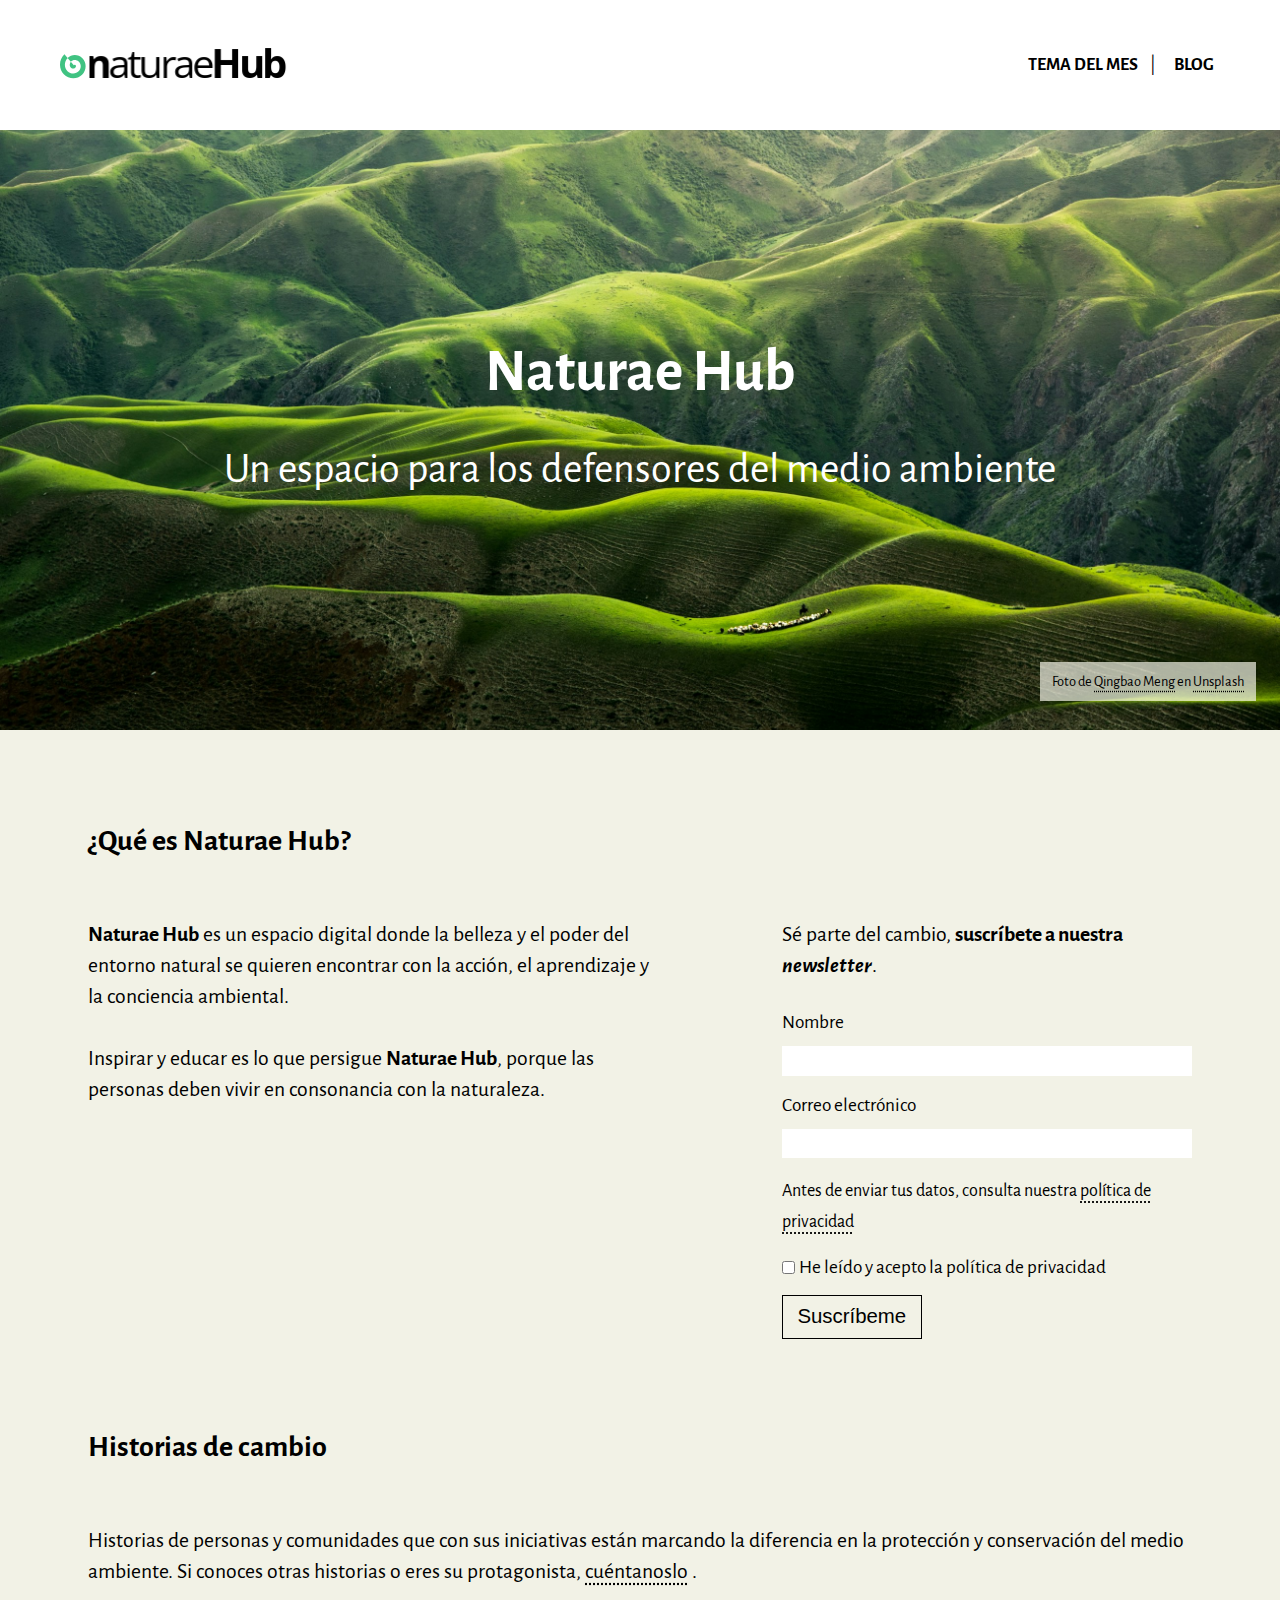
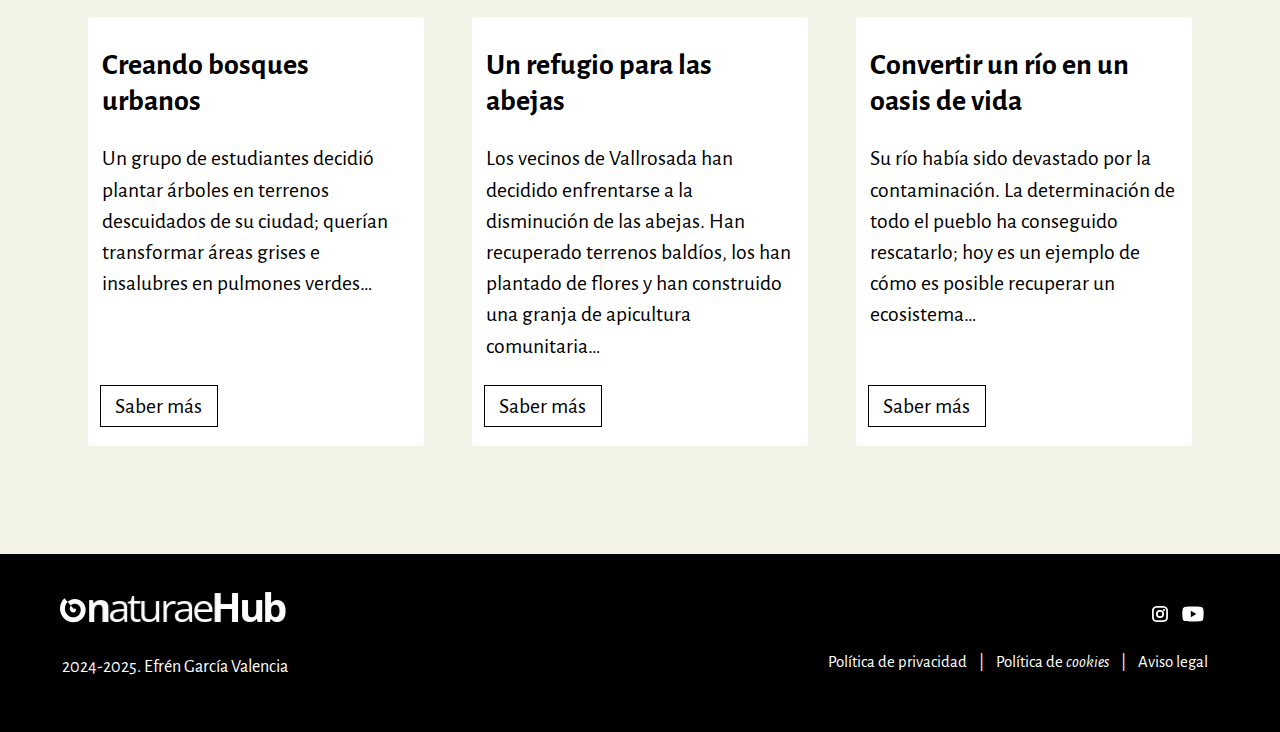
<file: index.html>
<!doctype html>

<!-- Idioma español de España-->
<html lang="es-ES">

<head>

    <!-- Metadatos del head -->

    <!-- Codificación de caracteres-->
    <meta charset="utf-8">
    <!-- Diseño web responsive -->
    <meta name="viewport" content="width=device-width,initial-scale=1">

    <!-- Author/Description/Keywords -->
    <meta name="author" content="Efrén García Valencia">
    <meta name="description"
        content="Página Naturae Hub index para el trabajo PEC 3 de la asignatura de HTML y CSS; tiene una explicación de que es la web y opciones para suscribirse a un newsletter">

    <!-- Fuentes de letra online-->
    <!-- Los dos primeros links la carga de la fuente de letra -->
    <link rel="preconnect" href="https://fonts.googleapis.com">
    <link rel="preconnect" href="https://fonts.gstatic.com" crossorigin>
    <link href="https://fonts.googleapis.com/css2?family=Alegreya+Sans:ital,wght@0,400;0,700;1,400;1,700&display=swap" rel="stylesheet">
    
    <!-- Icono personalizado -->
    <link rel="shortcut icon" href="img/favicon.png" type="image/x-icon">

    <!-- Enlace al .css en archivo aparte -->
    <link rel="stylesheet" href="css/estilos.css">

    <!-- Titulo a mostrar en el navegador-->
    <title>naturaeHub</title>

</head>

<body>

    <header class="containerHeader">

        <div class="containerHFLeft">
            <h1>
                <a href="index.html" title="Página Naturae Hub index para el trabajo PEC 3 ubidada dentro del header">
                    <img src="img/logotip.svg" alt="Logotipo de la página web naturaeHub para el header">
                </a>
            </h1>
        </div>

        <div class="containerHFRight">
            <nav class="navHeader">
                <ul>
                    <li><a class="llevaBarra" href="tema-del-mes.html"
                            title="Página TEMA DEL MES para el trabajo PEC 3"><span class="resaltar">TEMA DEL
                                MES</span></a>
                    </li>
                    <li class="navBlog"><a href="blog.html" title="Página BLOG para el trabajo PEC 3"><span
                                class="resaltar">BLOG</span></a>
                    </li>
                </ul>
            </nav>
        </div>
    </header>

    <main>

        <div class="containerImgFull">
            <header>
                <div class="textoImagenIndex">
                    <h2>Naturae Hub</h2>
                    <h3> Un espacio para los defensores del medio ambiente</h3>
                </div>

                <figure>
                    <img class="imagenCompleta" src="img/hero-image-home.jpg"
                        alt="Imagen de fondo para mostrar en el index donde se ve unas colinas">
                    <figcaption class="citaImagenCompleta">
                        <cite>
                            Foto de
                            <a href="https://unsplash.com/@ideasboom?utm_content=creditCopyText&utm_medium=referral&utm_source=unsplash"
                                title="Perfil de unsplash de Qinbao Meng">Qingbao Meng</a>
                            en
                            <a href="https://unsplash.com/es/fotos/fotografia-a-vista-de-pajaro-de-las-montanas-verdes-01_igFr7hd4"
                                title="Trabajo de Qinbao Meng en unsplash">Unsplash</a>
                        </cite>
                    </figcaption>
                </figure>
            </header>
        </div>

        <div class="containerMainSpace">

            <article class="contenidoIndex">

                <div class="natureHubExplicacion">

                    <header>
                        <h2 lang="la">¿Qué es Naturae Hub?</h2>
                    </header>

                    <p>
                        <strong lang="la">Naturae Hub</strong> es un espacio digital donde la belleza y el poder del entorno
                        natural
                        se quieren encontrar con la acción, el aprendizaje y la conciencia ambiental.
                    </p>

                    <p>
                        Inspirar y educar es lo que persigue <strong lang="la">Naturae Hub</strong>, porque las personas deben
                        vivir en consonancia con la naturaleza.
                    </p>
                </div>

                <!-- Contenido relacionado para suscribirse a la web -->
                <aside>
                    <p>
                        Sé parte del cambio, <strong>suscríbete a nuestra <span lang="en" class="italica">newsletter</span></strong>.
                    </p>

                    <form action="#" method="post">
                        <div>
                            <label for="nombre">Nombre</label>
                            <input type="text" id="nombre" name="nombreUsuario" required>
                        </div>

                        <div>
                            <label for="correo"> Correo electrónico</label>
                            <input type="email" id="correo" name="correoElectronico" required>
                        </div>
             
                        <p class="infoPrivacidad">Antes de enviar tus datos, consulta nuestra
                            <a href="" title="Información relativa a la política de privacidad">política de
                                privacidad</a>
                        </p>
                        <p>
                            <input type="checkbox" name="checkPrivacidad" id="checkPrivacidad">
                            <label for="checkPrivacidad">
                                He leído y acepto la política de privacidad
                            </label>
                        </p>

                        <!-- Botón de envío -->
                        <p>
                            <button type="submit">Suscríbeme</button>
                        </p>
                    </form>
                </aside>
            </article>

            <article>

                <header>
                    <h2>Historias de cambio</h2>
                </header>

                <p>
                    Historias de personas y comunidades que con sus iniciativas están marcando la
                    diferencia en la protección y conservación del medio ambiente. Si conoces otras
                    historias o eres su protagonista,

                    <a href="mailto:historias@naturehub.org.net"
                        title="Enviar un correo a historias naturehub">cuéntanoslo</a>
                    .
                </p>

                <!-- Contenido relacionado con diferentes enlaces -->
                <aside>

                    <div class="coleccionTarjetasIndex">
                        <article class="tarjeta">
                            <header>
                                <h3><a href="" title="Estudio sobre creando bosques urbanos">Creando bosques urbanos</a>
                                </h3>
                            </header>
                            <p>Un grupo de estudiantes decidió plantar árboles en terrenos descuidados de su
                                ciudad; querían transformar áreas grises e insalubres en pulmones verdes…</p>
                            <p class="enlaceBoton"><a href="" title="Para saber más sobre crear bosques urbanos">Saber
                                    más</a> </p>
                        </article>

                        <article class="tarjeta">
                            <header>
                                <h3><a href="" title="Estudio sobre el refugio para las abejas">Un refugio para las
                                        abejas</a>
                                </h3>
                            </header>
                            <p>Los vecinos de Vallrosada han decidido enfrentarse a la disminución de las abejas.
                                Han recuperado terrenos baldíos, los han plantado de flores y han construido una
                                granja de apicultura comunitaria…</p>
                            <p class="enlaceBoton"><a href=""
                                    title="Para saber más sobre los refugios para las abejas">Saber más</a> </p>
                        </article>

                        <article class="tarjeta">
                            <header>
                                <h3><a href="" title="Estudio para convertir un río en un oasis de vida">Convertir un río en
                                        un oasis de vida</a>
                                </h3>
                            </header>
                            <p>Su río había sido devastado por la contaminación. La determinación de todo el
                                pueblo ha conseguido rescatarlo; hoy es un ejemplo de cómo es posible recuperar
                                un ecosistema…</p>
                            <p class="enlaceBoton">
                                <a href=""
                                    title="Para saber más sobre conseguir convertir un río en un oasis de vida">Saber
                                    más</a>
                            </p>
                        </article>

                    </div>
                </aside>

            </article>
        </div>

    </main>

    <footer class="containerFooter">

        <div class="containerHFLeft">
            <img src="img/logotip-n.svg" alt="Logotipo de la página web naturaeHub para el footer">

            <p>
                2024-2025. Efrén García Valencia
            </p>

        </div>

        <div class="containerHFRight">

            <ul class="navIconos">
                <li>
                    <a class="icono" href="" title="Instagram de la página web asociada">
                        <img class="logotipo" src="img/instagram.svg" alt="Icono de instagram para el footer">
                    </a>
                </li>
                <li>
                    <a class="icono" href="" title="Youtube de la página web asociada">
                        <img src="img/youtube.svg" alt="Icono de youtube para el footer">
                    </a>
                </li>
            </ul>

            <ul class="navFooter">
                <li><a class="llevaBarra" href="" title="Página POLÍTCA DE PRIVACIDAD para el trabajo PEC 3"><span
                            class="resaltar">Política de
                            privacidad</span></a>
                </li>
                <li><a class="llevaBarra" href="" title="Página POLÍTICA DE COOKIES para el trabajo PEC 3"><span
                            class="resaltar">Política
                            de
                            <em lang="en">cookies</em></span></a>
                </li>
                <li><a href="" title="Página AVISO LEGAL para el trabajo PEC 3"><span class="resaltar">Aviso
                            legal</span></a></li>
            </ul>

        </div>
    </footer>


</body>

</html>
</file>
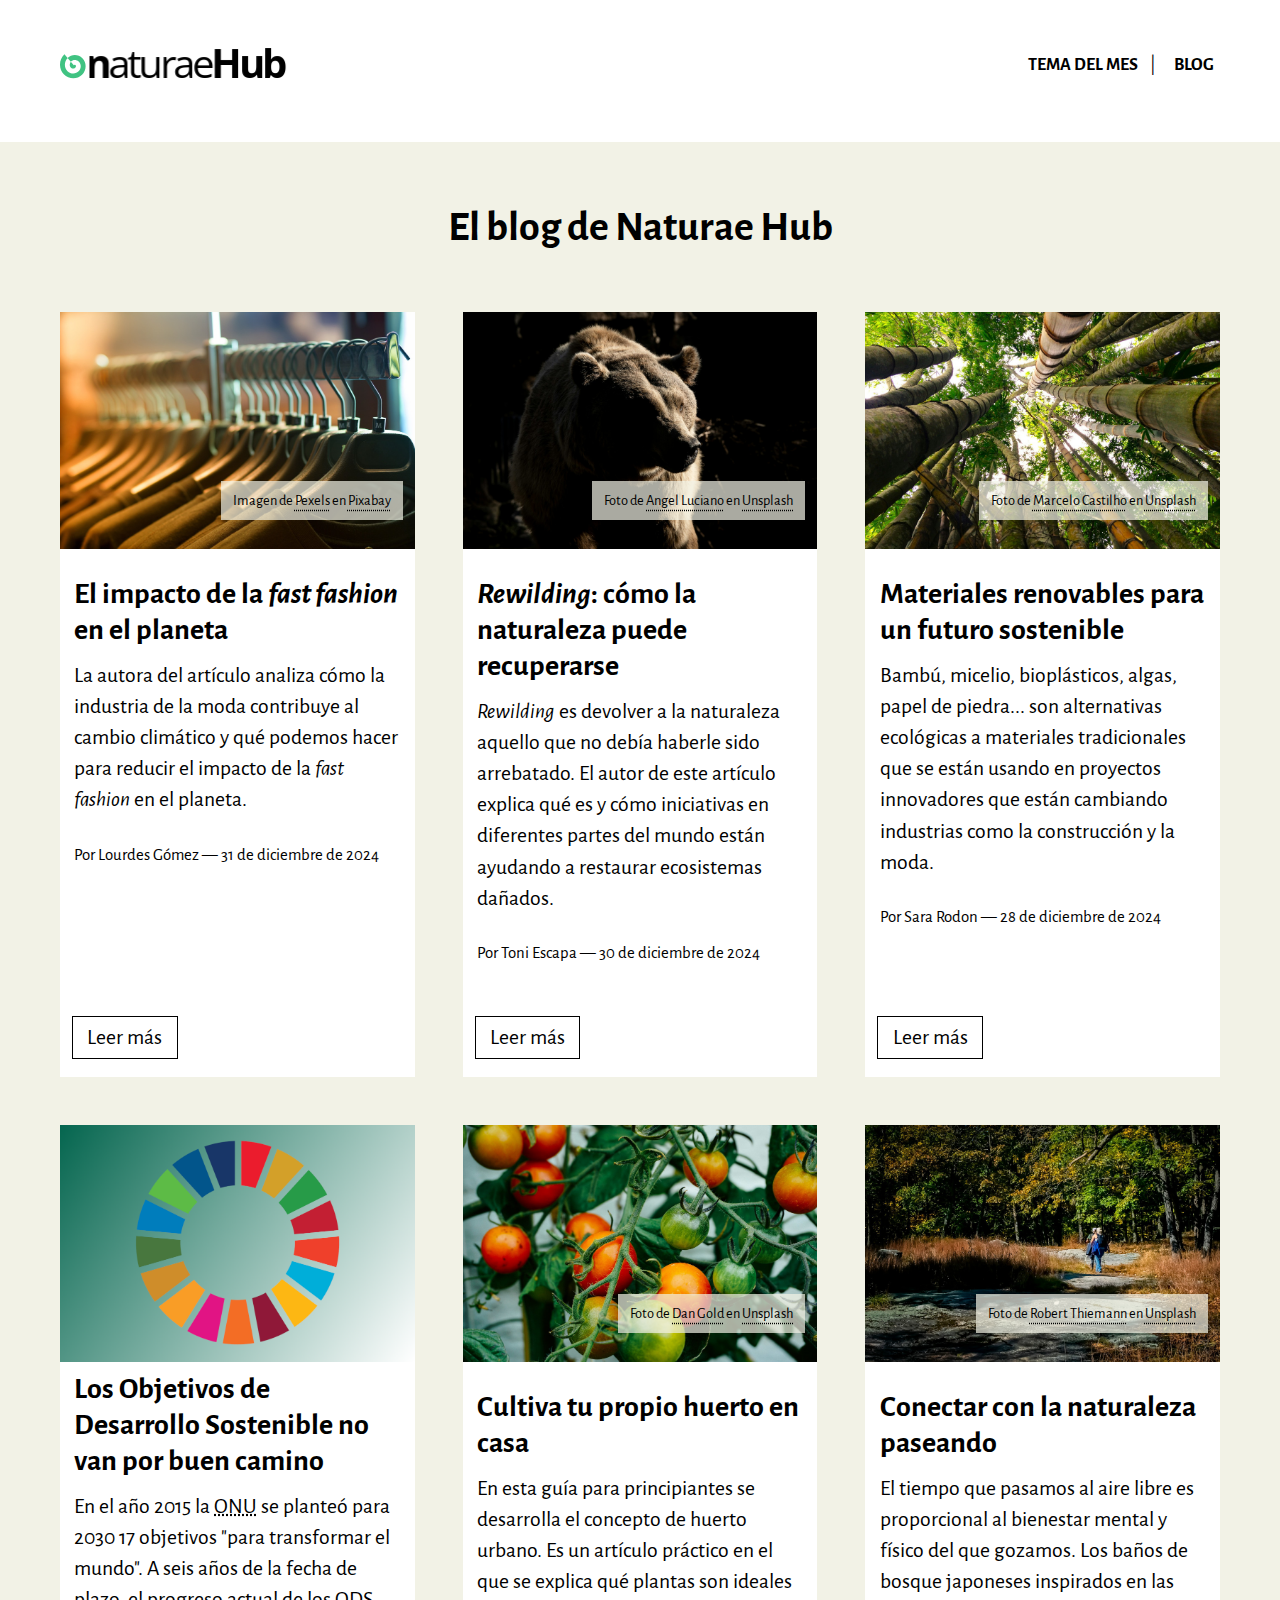
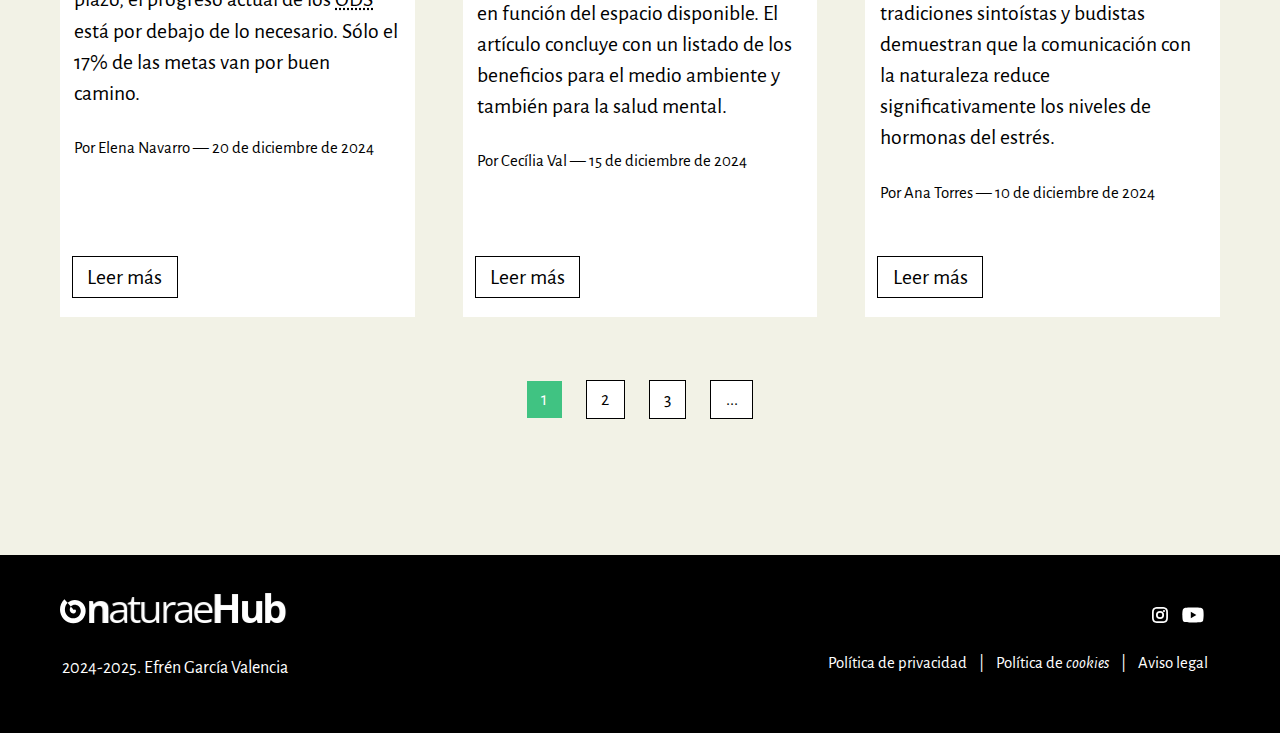
<file: blog.html>
<!doctype html>

<!-- Idioma español de España-->
<html lang="es-ES">

<head>

    <!-- Metadatos del head -->

    <!-- Codificación de caracteres-->
    <meta charset="utf-8">
    <!-- Diseño web responsive -->
    <meta name="viewport" content="width=device-width,initial-scale=1">

    <!-- Author/Description/Keywords -->
    <meta name="author" content="Efrén García Valencia">
    <meta name="description"
        content="Página Blog para el trabajo PEC 3 de la asignatura de HTML y CSS; aparece diferentes artículos a los que se tiene acceso">

    <!-- Fuentes de letra online-->
    <!-- Los dos primeros links la carga de la fuente de letra -->
    <link rel="preconnect" href="https://fonts.googleapis.com">
    <link rel="preconnect" href="https://fonts.gstatic.com" crossorigin>
    <link href="https://fonts.googleapis.com/css2?family=Alegreya+Sans:ital,wght@0,400;0,700;1,400;1,700&display=swap" rel="stylesheet">
    
    <!-- Icono personalizado -->
    <link rel="shortcut icon" href="img/favicon.png" type="image/x-icon">

    <!-- Enlace al .css en archivo aparte -->
    <link rel="stylesheet" href="css/estilos.css">

    <!-- Titulo a mostrar en el navegador-->
    <title>Blog</title>

</head>

<body>
    
    <header class="containerHeader">

        <div class="containerHFLeft">
            <h1>
                <a href="index.html" title="Página Naturae Hub index para el trabajo PEC 3 ubidada dentro del header">
                    <img src="img/logotip.svg" alt="Logotipo de la página web naturaeHub para el header">
                </a>
            </h1>
        </div>

        <div class="containerHFRight">
            <nav class="navHeader">
                <ul>
                    <li><a class="llevaBarra" href="tema-del-mes.html"
                            title="Página TEMA DEL MES para el trabajo PEC 3"><span class="resaltar">TEMA DEL
                                MES</span></a>
                    </li>
                    <li class="navBlog"><a href="blog.html" title="Página BLOG para el trabajo PEC 3"><span
                                class="resaltar">BLOG</span></a>
                    </li>
                </ul>
            </nav>
        </div>
    </header>

    <main>

        <div class="containerMainFull">

            <article>
                <header>
                    <h2 lang="la" class="tituloBlog">El blog de Naturae Hub</h2>
                </header>

                <div class="coleccionTarjetasBlog">

                    <article class="tarjetaImg">

                        <figure>
                            <img src="img/blog-fast-fashion.jpg" alt="Perchas como portada del apartado">
                            <figcaption class="citaImagenTarjeta">
                                <cite>Imagen de
                                    <a href="https://pixabay.com/es/users/pexels-2286921/?utm_source=linkattribution&utm_medium=referral&utm_campaign=image&utm_content=1834650"
                                        title="Perfil en Pixabay de Pexels">Pexels</a>
                                    en
                                    <a href="https://pixabay.com/es//?utm_source=linkattribution&utm_medium=referral&utm_campaign=image&utm_content=1834650"
                                        title="Web central en Pixabay">Pixabay</a>
                                </cite>
                            </figcaption>
                        </figure>

                        <div class="textoTarjetaImg">

                            <header>
                                <h3><a href="post.html" title="Acceso a la sección de post dentro de la web">
                                    El impacto de la <span lang="en" class="italica">fast fashion</span> en el planeta</a></h3>
                            </header>

                            <p>
                                La autora del artículo analiza cómo la industria de la moda contribuye al cambio
                                climático y qué podemos hacer para reducir el impacto de la <span lang="en" class="italica">fast fashion</span> en el
                                planeta.
                            </p>

                            <aside>
                                <p>Por Lourdes Gómez &mdash; <time datetime="2024-12-31">31 de diciembre de 2024</time></p>
                                <p class="enlaceBoton"><a href=""
                                        title="Información adicional sobre la fast fashion">Leer más</a></p>
                            </aside>
                        </div>

                    </article>

                    <article class="tarjetaImg">

                        <figure>
                            <img src="img/blog-oso.jpg" alt="Osos como portada del apartado">
                            <figcaption class="citaImagenTarjeta">
                                <cite>Foto de
                                    <a href="https://unsplash.com/@roaming_angel?utm_content=creditCopyText&utm_medium=referral&utm_source=unsplash"
                                        title="Perfil en Uspash de Angel Luciano">Angel Luciano</a>
                                    en
                                    <a href="https://unsplash.com/photos/brown-grizzly-bear-crawling-in-thewoods-kNeWMuetKrY?utm_content=creditCopyText&utm_medium=referral&utm_source=unsplash"
                                        title="Imagen de un oso en Unsplash">Unsplash</a>
                                </cite>
                            </figcaption>
                        </figure>

                        <div class="textoTarjetaImg">

                            <header>
                                <h3><a href="" title="Acceso a la sección de rewilding dentro de la web"><em lang="en">Rewilding</em>: cómo la
                                        naturaleza puede recuperarse</a></h3>
                            </header>

                            <p>
                                <em lang="en">Rewilding</em> es devolver a la naturaleza aquello que no debía haberle sido
                                arrebatado. El autor de este artículo explica qué es y cómo iniciativas en diferentes
                                partes del mundo están ayudando a restaurar ecosistemas dañados.
                            </p>

                            <aside>
                                <p>Por Toni Escapa &mdash; <time datetime="2024-12-30">30 de diciembre de 2024</time></p>
                                <p class="enlaceBoton"><a href="" title="Información adicional sobre el rewilding">Leer
                                        más</a>
                                </p>
                            </aside>

                        </div>

                    </article>

                    <article class="tarjetaImg">

                        <figure>
                            <img src="img/blog-bambu.jpg" alt="Bambú como portada del apartado">
                            <figcaption class="citaImagenTarjeta">
                                <cite>Foto de
                                    <a href="https://unsplash.com/@marcelac61?utm_content=creditCopyText&utm_medium=referral&utm_source=unsplash"
                                        title="Perfil en Uspash de Marcela Castilho">Marcelo Castilho</a>
                                    en
                                    <a href="https://unsplash.com/es/fotos/un-grupo-de-altos-arboles-de-bambu-en-un-bosque-58V7w40BE6g"
                                        title="Imagen de bambú en Unsplash">Unsplash</a>
                                </cite>
                            </figcaption>
                        </figure>

                        <div class="textoTarjetaImg">

                            <header>
                                <h3><a href=""
                                        title="Acceso a la sección de materiales renovables dentro de la web">Materiales
                                        renovables para un futuro sostenible</a></h3>
                            </header>

                            <p>
                                Bambú, micelio, bioplásticos, algas, papel de piedra... son alternativas ecológicas
                                a materiales tradicionales que se están usando en proyectos innovadores que
                                están cambiando industrias como la construcción y la moda.
                            </p>

                            <aside>
                                <p>Por Sara Rodon &mdash; <time datetime="2024-12-28">28 de diciembre de 2024</time></p>
                                <p class="enlaceBoton"><a href=""
                                        title="Información adicional sobre los materiales renovables">Leer
                                        más</a></p>
                            </aside>

                        </div>

                    </article>

                    <article class="tarjetaImg">

                        <img src="img/blog-ods.png" alt="El desarrollo sostenible como portada del apartado">

                        <div class="textoTarjetaImg">

                            <header>
                                <h3><a href=""
                                        title="Explicación de cómo los objetivos de desarrollo sostenibles no van por buen camino">Los
                                        Objetivos de Desarrollo Sostenible no van por buen camino</a></h3>
                            </header>

                            <p>
                                En el año 2015 la 
                                
                                <abbr title="Organización de las Naciones Unidas">ONU</abbr> 
                                
                                se planteó para 2030 17 objetivos "para transformar el  mundo". A seis años de la fecha de plazo, 
                                el progreso actual de los 
                                
                                <abbr title="Objetivos de Desarrollo Sostenible">ODS</abbr> está por
                               
                                debajo de lo necesario. Sólo el 17% de las metas van por buen camino.
                            </p>

                            <aside>
                                <p>Por Elena Navarro &mdash; <time datetime="2024-12-20">20 de diciembre de 2024</time></p>
                                <p class="enlaceBoton"><a href=""
                                        title="Información adicional sobre los objetivos de desarrollo sostenible">Leer
                                        más</a>
                                </p>
                            </aside>

                        </div>

                    </article>

                    <article class="tarjetaImg">

                        <figure>
                            <img src="img/blog-huerto.jpg" alt="Un huerto como portada del apartado">
                            <figcaption class="citaImagenTarjeta">
                                <cite>Foto de
                                    <a href="https://unsplash.com/@danielcgold?utm_content=creditCopyText&utm_medium=referral&utm_source=unsplash"
                                        title="Perfil en Uspash de Don Gold">Dan Gold</a>
                                    en
                                    <a href="https://unsplash.com/es/fotos/tomates-que-cuelgan-de-la-planta-de-tomate-4LiUI-Y2mI8"
                                        title="Imagen de una huerta en Unsplash">Unsplash</a>
                                </cite>
                            </figcaption>
                        </figure>

                        <div class="textoTarjetaImg">

                            <header>
                                <h3><a href="" title="Explicación de cómo cultivar tu propio huerto">
                                    Cultiva tu propio huerto en casa</a></h3>
                            </header>

                            <p>
                                En esta guía para principiantes se desarrolla el concepto de huerto urbano. Es un
                                artículo práctico en el que se explica qué plantas son ideales en función del
                                espacio disponible. El artículo concluye con un listado de los beneficios para el
                                medio ambiente y también para la salud mental.
                            </p>

                            <aside>
                                <p>Por Cecília Val &mdash; <time datetime="2024-12-15">15 de diciembre de 2024</time></p>
                                <p class="enlaceBoton"><a href=""
                                        title="Información adicional sobre cómo cultivar tu propio huerto">Leer más</a>
                                </p>
                            </aside>

                        </div>

                    </article>

                    <article class="tarjetaImg">

                        <figure>
                            <img src="img/blog-caminar.jpg" alt="La naturaleza portada del apartado">
                            <figcaption class="citaImagenTarjeta">
                                <cite>Foto de
                                    <a href="https://unsplash.com/@rthiemann?utm_content=creditCopyText&utm_medium=referral&utm_source=unsplash"
                                        title="Perfil en Uspash de Robert Thiemann">Robert Thiemann</a>
                                    en
                                    <a href="https://unsplash.com/es/fotos/2-personas-caminando-por-la-carretera-entre-arboles-verdes-durante-el-dia-3bYUmYV397E"
                                        title="Imagen de la naturaleza en Unsplash">Unsplash</a>
                                </cite>
                            </figcaption>
                        </figure>

                        <div class="textoTarjetaImg">

                            <header>
                                <h3><a href="" title="Explicación de cómo conectar con la naturaleza paseando">Conectar con
                                        la naturaleza paseando</a></h3>
                            </header>
                            <p>
                                El tiempo que pasamos al aire libre es proporcional al bienestar mental y físico del
                                que gozamos. Los baños de bosque japoneses inspirados en las tradiciones
                                sintoístas y budistas demuestran que la comunicación con la naturaleza reduce
                                significativamente los niveles de hormonas del estrés.
                            </p>

                            <aside>
                                <p>Por Ana Torres &mdash; <time datetime="2024-12-10">10 de diciembre de 2024</time></p>
                                <p class="enlaceBoton"><a href=""
                                        title="Información adicional sobre cómo conectar con la naturaleza paseando">Leer
                                        más</a></p>
                            </aside>
                        </div>
                    </article>

                </div>

                <aside>
                    <ul class="enlacesPaginacion">
                        <li class="enlaceBotonPaginacion"><a class="paginaActual" href=""
                                title="Primera sección de información en la web">1</a></li>
                        <li class="enlaceBotonPaginacion"><a href=""
                                title="Segunda sección de información en la web">2</a>
                        </li>
                        <li class="enlaceBotonPaginacion"><a href=""
                                title="Tercera sección de información en la web">3</a>
                        </li>
                        <li class="enlaceBotonPaginacion"><a href=""
                                title="Más información adicional en la web sobre diferentes secciones">...</a></li>
                    </ul>
                </aside>
            </article>
        </div>
    </main>

    <footer class="containerFooter">

        <div class="containerHFLeft">
            <img src="img/logotip-n.svg" alt="Logotipo de la página web naturaeHub para el footer">

            <p>
                2024-2025. Efrén García Valencia
            </p>

        </div>

        <div class="containerHFRight">

            <ul class="navIconos">
                <li>
                    <a class="icono" href="" title="Instagram de la página web asociada">
                        <img class="logotipo" src="img/instagram.svg" alt="Icono de instagram para el footer">
                    </a>
                </li>
                <li>
                    <a class="icono" href="" title="Youtube de la página web asociada">
                        <img src="img/youtube.svg" alt="Icono de youtube para el footer">
                    </a>
                </li>
            </ul>

            <ul class="navFooter">
                <li><a class="llevaBarra" href="" title="Página POLÍTCA DE PRIVACIDAD para el trabajo PEC 3"><span
                            class="resaltar">Política de
                            privacidad</span></a>
                </li>
                <li><a class="llevaBarra" href="" title="Página POLÍTICA DE COOKIES para el trabajo PEC 3"><span
                            class="resaltar">Política
                            de
                            <em lang="en">cookies</em></span></a>
                </li>
                <li><a href="" title="Página AVISO LEGAL para el trabajo PEC 3"><span class="resaltar">Aviso
                            legal</span></a></li>
            </ul>

        </div>
    </footer>
</body>

</html>
</file>
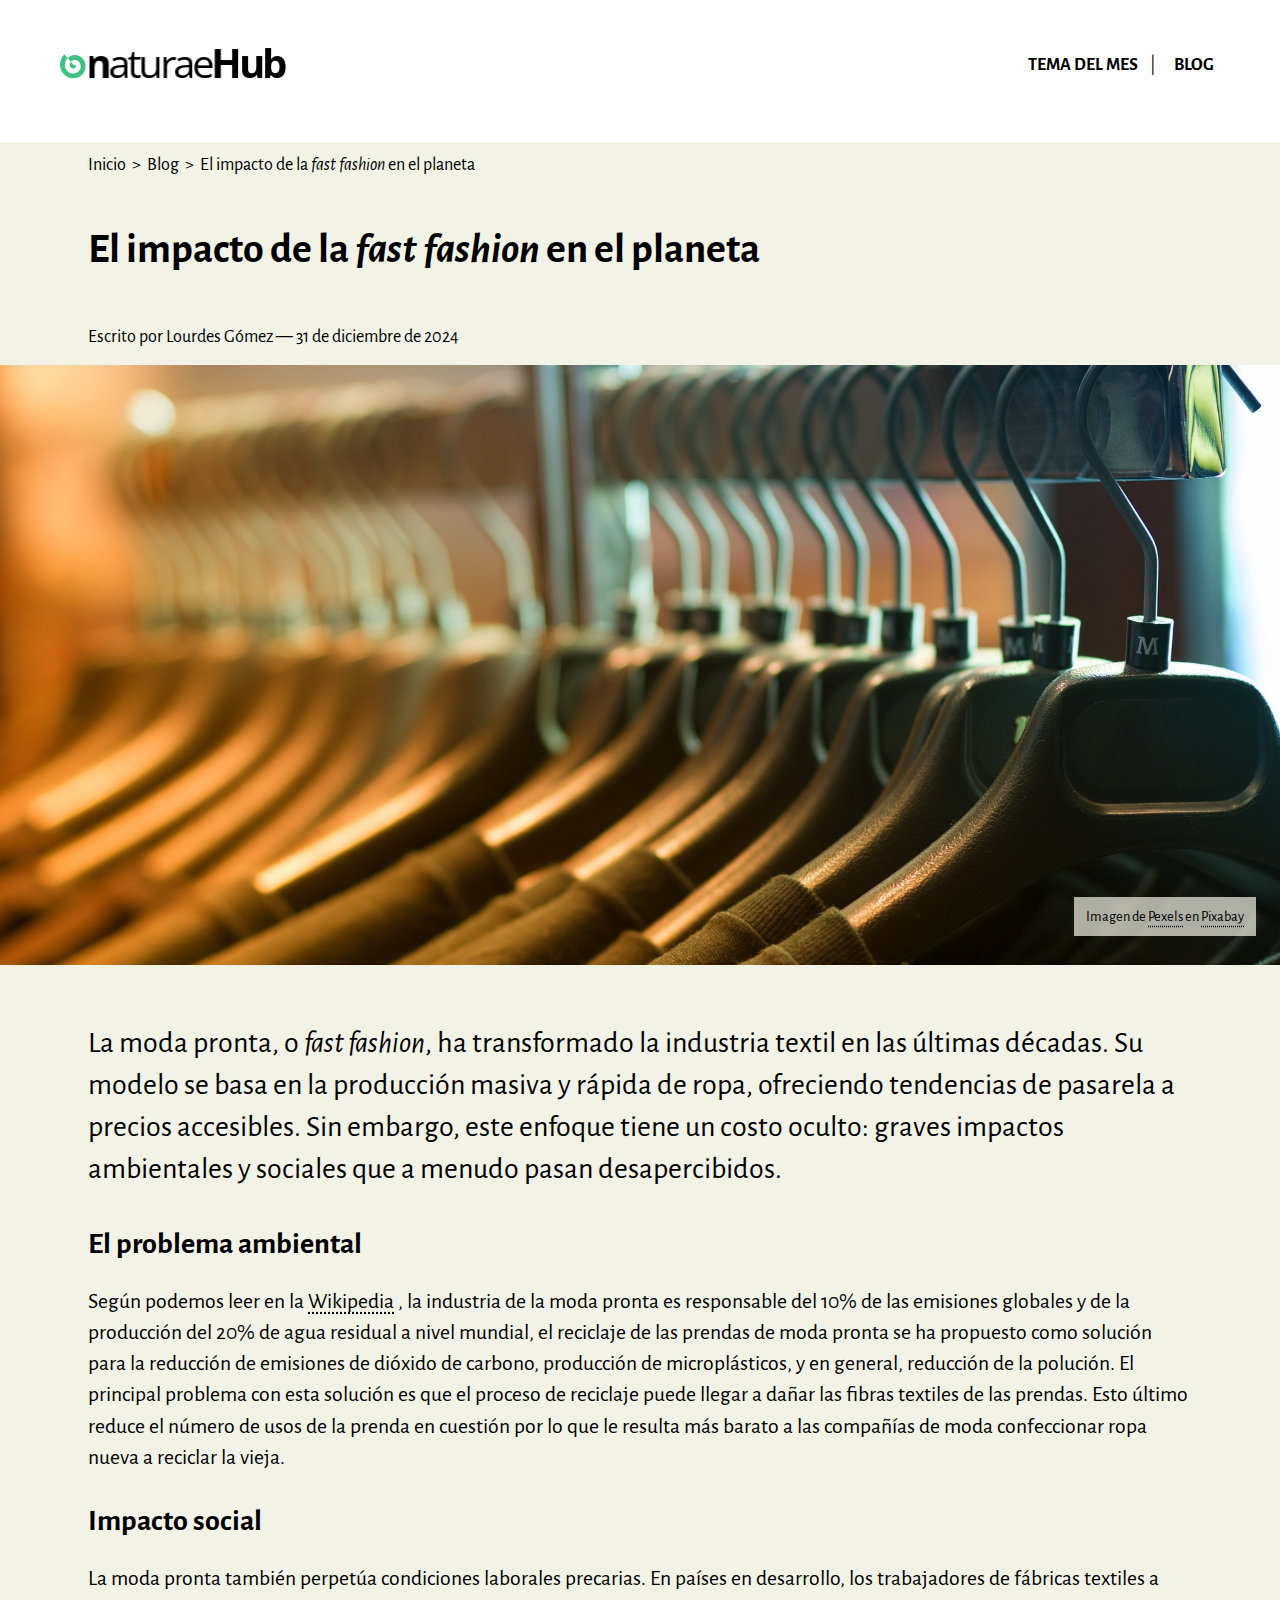
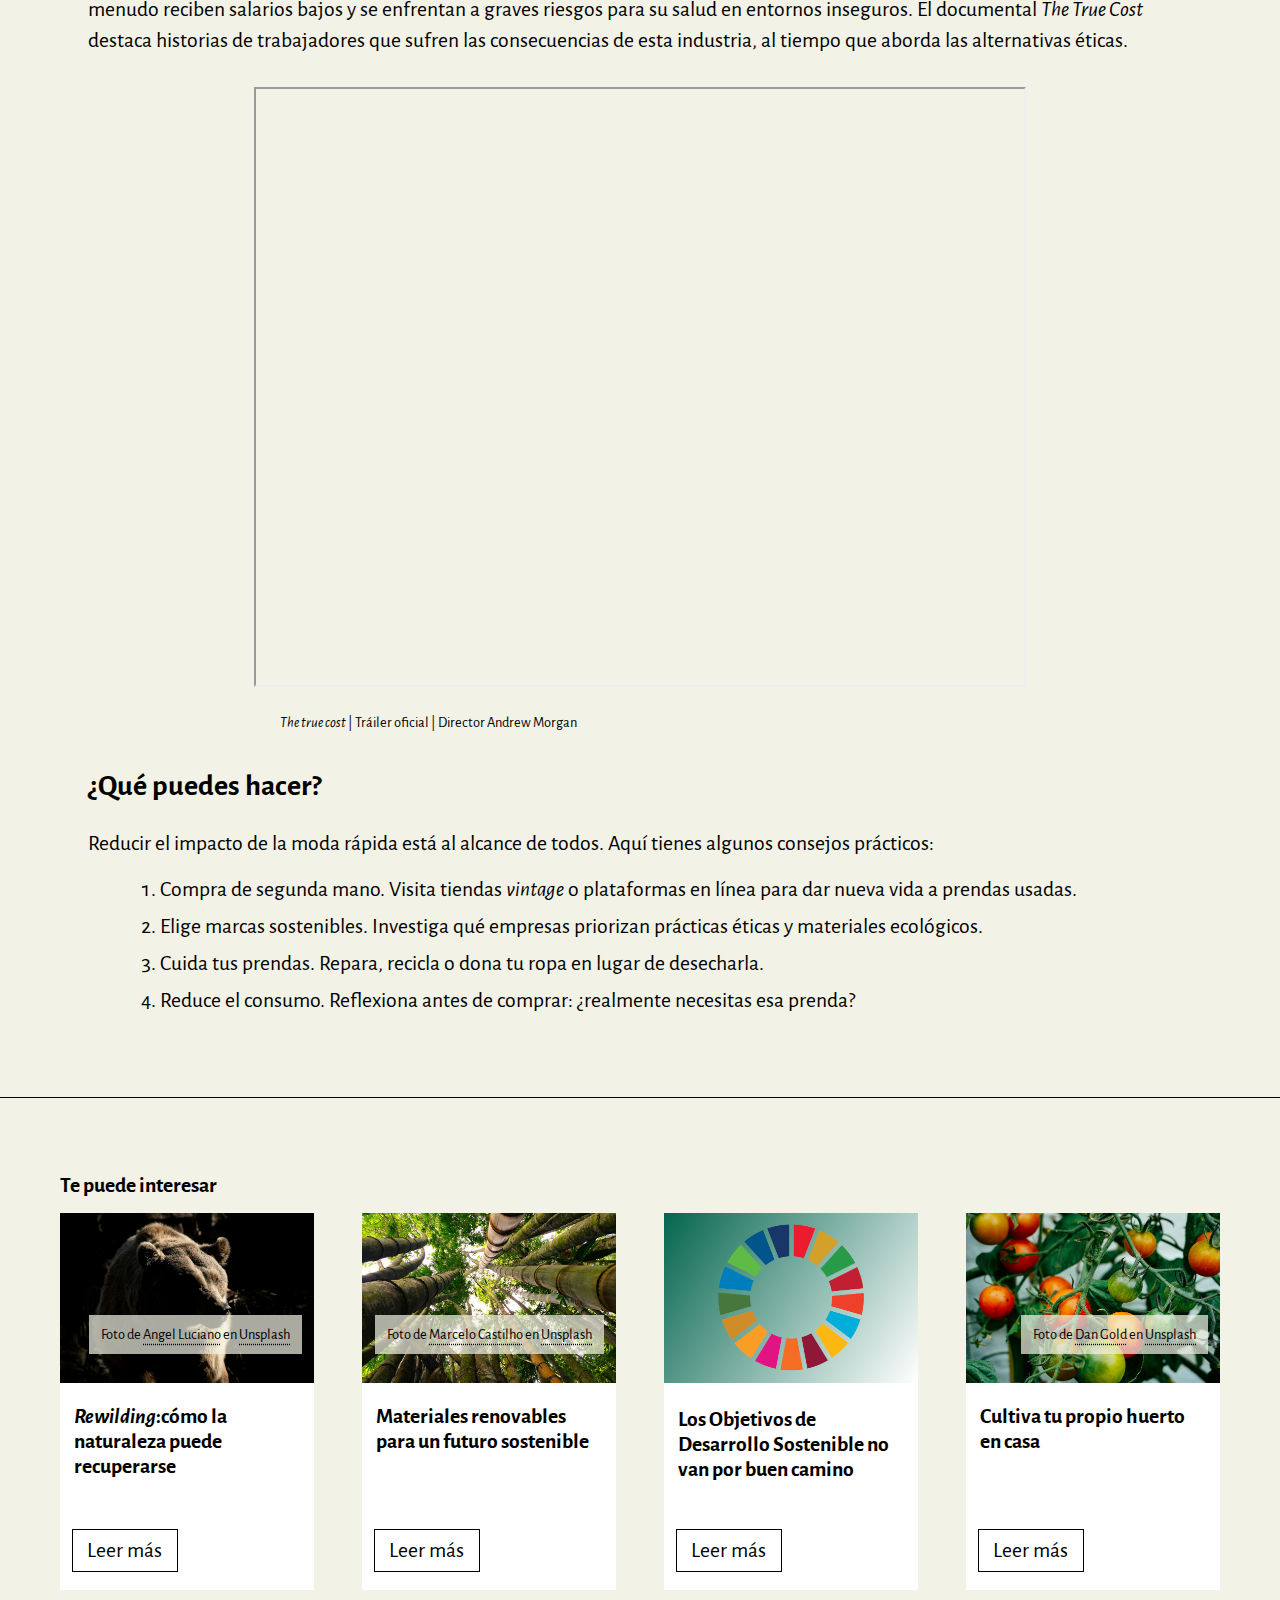
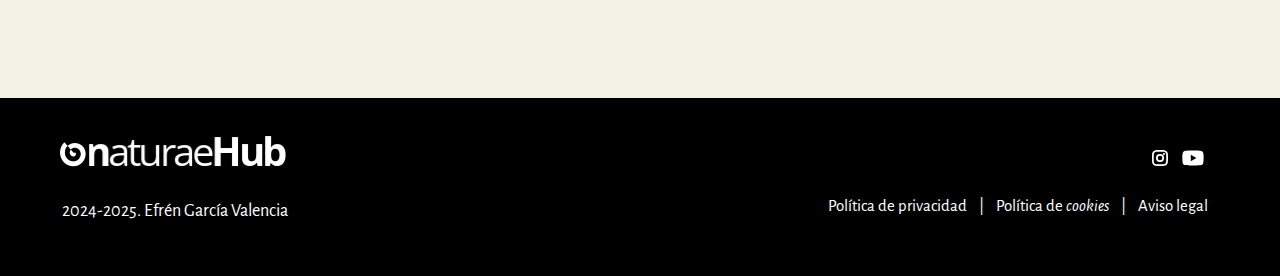
<file: post.html>
<!doctype html>

<!-- Idioma español de España-->
<html lang="es-ES">

<head>

    <!-- Metadatos del head -->

    <!-- Codificación de caracteres-->
    <meta charset="utf-8">
    <!-- Diseño web responsive -->
    <meta name="viewport" content="width=device-width,initial-scale=1">

    <!-- Author/Description/Keywords -->
    <meta name="author" content="Efrén García Valencia">
    <meta name="description"
        content="Página Post para el trabajo PEC 3 de la asignatura de HTML y CSS; muestra un artículo sobre el impacto de la fash fashion en el planeta">

    <!-- Fuentes de letra online-->
    <!-- Los dos primeros links la carga de la fuente de letra -->
    <link rel="preconnect" href="https://fonts.googleapis.com">
    <link rel="preconnect" href="https://fonts.gstatic.com" crossorigin>
    <link href="https://fonts.googleapis.com/css2?family=Alegreya+Sans:ital,wght@0,400;0,700;1,400;1,700&display=swap" rel="stylesheet">

    <!-- Icono personalizado -->
    <link rel="shortcut icon" href="img/favicon.png" type="image/x-icon">

    <!-- Enlace al .css en archivo aparte -->
    <link rel="stylesheet" href="css/estilos.css">

    <!-- Titulo a mostrar en el navegador-->
    <title>Post</title>

</head>

<body>

    <header class="containerHeader">

        <div class="containerHFLeft">
            <h1>
                <a href="index.html" title="Página Naturae Hub index para el trabajo PEC 3 ubidada dentro del header">
                    <img src="img/logotip.svg" alt="Logotipo de la página web naturaeHub para el header">
                </a>
            </h1>
        </div>

        <div class="containerHFRight">
            <nav class="navHeader">
                <ul>
                    <li><a class="llevaBarra" href="tema-del-mes.html"
                            title="Página TEMA DEL MES para el trabajo PEC 3"><span class="resaltar">TEMA DEL
                                MES</span></a>
                    </li>
                    <li class="navBlog"><a href="blog.html" title="Página BLOG para el trabajo PEC 3"><span
                                class="resaltar">BLOG</span></a>
                    </li>
                </ul>
            </nav>
        </div>
    </header>

    <main>

        <article>

            <div class="containerMainSpace">

                <nav>
                    <ul class="navPost">
                        <li><a class="llevaFlecha" href="index.html" title="Página inicio dentro de la web"><span
                                    class="resaltar">Inicio</span></a></li>
                        <li><a class="llevaFlecha" href="blog.html" title="Página blog dentro de la web"><span
                                    class="resaltar">Blog</span></a></li>
                        <li>
                            <p>El impacto de la <span lang="en" class="italica">fast fashion</span> en el planeta</p>
                        </li>
                    </ul>
                </nav>
                <h2 class="tituloPost">El impacto de la <span lang="en" class="italica">fast fashion</span> en el planeta</h2>
                <p>Escrito por Lourdes Gómez &mdash; <time datetime="2024-12-31">31 de diciembre de 2024</time></p>
            </div>

            <div class="containerImgFull">
                <figure>
                    <img class="imagenCompleta" src="img/post-fast-fashion.jpg"
                        alt="Perchas como portada del impacto de la fast fashion">
                    <figcaption class="citaImagenCompleta">
                        <cite>
                            Imagen de
                            <a href="https://pixabay.com/es/users/pexels-2286921/?utm_source=linkattribution&utm_medium=referral&utm_campaign=image&utm_content=1834650"
                                title="Perfil de Pexels en Pixabay">Pexels</a>
                            en
                            <a href="https://pixabay.com/es//?utm_source=linkattribution&utm_medium=referral&utm_campaign=image&utm_content=1834650"
                                title="Web de Pixbay con numerosas imágenes">Pixabay</a>
                        </cite>
                    </figcaption>
                </figure>
            </div>

            <div class="containerMainSpace_mAlto">

                <h2 class="subtituloPost">La moda pronta, o <span lang="en" class="italica">fast fashion</span>, ha transformado la industria textil en las últimas
                    décadas. Su modelo se basa en la producción masiva y rápida de ropa, ofreciendo
                    tendencias de pasarela a precios accesibles. Sin embargo, este enfoque tiene un
                    costo oculto: graves impactos ambientales y sociales que a menudo pasan
                    desapercibidos.
                </h2>

                <section>
                    <h3 class="tituloSeccionPost">El problema ambiental</h3>
                    <p>
                        Según podemos leer en la
                        <a href="https://es.wikipedia.org/wiki/Moda_pronta"
                            title="Artículo sobre la moda pronta en Wikipedia">Wikipedia</a>
                        , la industria de la moda pronta es
                        responsable del 10% de las emisiones globales y de la producción del 20% de
                        agua residual a nivel mundial, el reciclaje de las prendas de moda pronta se ha
                        propuesto como solución para la reducción de emisiones de dióxido de carbono,
                        producción de microplásticos, y en general, reducción de la polución. El principal
                        problema con esta solución es que el proceso de reciclaje puede llegar a dañar las
                        fibras textiles de las prendas. Esto último reduce el número de usos de la prenda
                        en cuestión por lo que le resulta más barato a las compañías de moda
                        confeccionar ropa nueva a reciclar la vieja.
                    </p>
                </section>

                <section>
                    <h3 class="tituloSeccionPost">Impacto social</h3>
                    <p>
                        La moda pronta también perpetúa condiciones laborales precarias. En países en
                        desarrollo, los trabajadores de fábricas textiles a menudo reciben salarios bajos y
                        se enfrentan a graves riesgos para su salud en entornos inseguros. El documental
                        <span lang="en" class="italica">The True Cost</span> destaca historias de trabajadores que sufren las consecuencias de
                        esta industria, al tiempo que aborda las alternativas éticas.
                    </p>

                    <figure class="videoPost">
                        <iframe src="https://www.youtube.com/embed/OaGp5_Sfbss?si=V2f_ahhv42HmMpWQ"
                            title="YouTube video player"
                            allow="accelerometer; autoplay; clipboard-write; encrypted-media; gyroscope; picture-in-picture; web-share"
                            referrerpolicy="strict-origin-when-cross-origin" allowfullscreen></iframe>
                        <figcaption class="citaVideo">
                            <cite>
                                <span lang="en" class="italica">The true cost</span> | Tráiler oficial | Director Andrew Morgan
                            </cite>
                        </figcaption>
                    </figure>
                </section>

                <section>
                    <h3 class="tituloSeccionPost">¿Qué puedes hacer?</h3>
                    <p>
                        Reducir el impacto de la moda rápida está al alcance de todos. Aquí tienes
                        algunos consejos prácticos:
                    </p>

                    <ol class="listaOrdenada">
                        <li>
                            Compra de segunda mano. Visita tiendas <i lang="en">vintage</i> o plataformas en línea
                            para dar nueva vida a prendas usadas.
                        </li>
                        <li>
                            Elige marcas sostenibles. Investiga qué empresas priorizan prácticas éticas
                            y materiales ecológicos.
                        </li>
                        <li>
                            Cuida tus prendas. Repara, recicla o dona tu ropa en lugar de desecharla.
                        </li>
                        <li>
                            Reduce el consumo. Reflexiona antes de comprar: ¿realmente necesitas
                            esa prenda?
                        </li>
                    </ol>
                </section>
            </div>
        </article>

        <div class="separador"></div>

        <div class="containerMainFull">

            <aside>

                <p class="textoEnlacesInteres">Te puede interesar</p>

                <div class="coleccionTarjetasPost">

                    <article class="tarjetaImg">
                        <figure>
                            <img src="img/blog-oso.jpg" title="Portada de un oso para explicar el rewilding">
                            <figcaption class="citaImagenTarjeta">
                                <cite>
                                    Foto de
                                    <a href="https://unsplash.com/@roaming_angel?utm_content=creditCopyText&utm_medium=referral&utm_source=unsplash"
                                        title="Perfil de Angel Luciano en Unsplash">Angel Luciano</a>
                                    en
                                    <a href="https://unsplash.com/es/fotos/oso-grizzly-marron-arrastrandose-por-el-bosque-kNeWMuetKrY"
                                        title="Oso en Unsplash como portada del artículo en web">Unsplash</a>
                                </cite>
                            </figcaption>
                        </figure>

                        <div class="textoTarjetaImg">
                            <header>
                                <h3><a href="" title="Artículo sobre el rewilding dentro de la web"><em lang="en">Rewilding</em>:cómo
                                        la
                                        naturaleza puede recuperarse</a></h3>
                            </header>
                            <p class="enlaceBoton"><a href="" title="Saber más información sobre el rewilding">Leer
                                    más</a>
                            </p>
                        </div>
                    </article>

                    <article class="tarjetaImg">
                        <figure>
                            <img src="img/blog-bambu.jpg" title="Portada sobre el bambú para el artículo">
                            <figcaption class="citaImagenTarjeta">
                                <cite>
                                    Foto de
                                    <a href="https://unsplash.com/@marcelac61?utm_content=creditCopyText&utm_medium=referral&utm_source=unsplash"
                                        title="Perfil de Marcelo Castilho en Unsplash">Marcelo Castilho</a>
                                    en
                                    <a href="https://unsplash.com/es/fotos/un-grupo-de-altos-arboles-de-bambu-en-un-bosque-58V7w40BE6g"
                                        title="Grupo de bambú en Unsplash como portada del artículo en web">Unsplash</a>
                                </cite>
                            </figcaption>
                        </figure>

                        <div class="textoTarjetaImg">
                            <header>
                                <h3><a href=""
                                        title="Información adicional sobre materiales renovables para un futuro sostenible">Materiales
                                        renovables para un futuro sostenible</a></h3>
                            </header>
                            <p class="enlaceBoton"><a href=""
                                    title="Saber más información sobre materiales renovables">Leer
                                    más</a></p>
                        </div>
                    </article>

                    <article class="tarjetaImg">

                        <img src="img/blog-ods.png" title="Portada sobre los objetivos del desarrollo sostenible">

                        <div class="textoTarjetaImg">
                            <header>
                                <h3 class="desarrolloSostenible"><a href=""
                                        title="Información adicional sobre los objetivos de desarrollo sostenible">Los
                                        Objetivos de Desarrollo Sostenible no van por buen camino</a></h3>

                                <p class="enlaceBoton"><a href=""
                                        title="Saber más información sobre los objetivos del desarrollo sostenible">Leer
                                        más</a>
                                </p>
                            </header>
                        </div>

                    </article>

                    <article class="tarjetaImg">
                        <figure>
                            <img src="img/blog-huerto.jpg" title="Portada sobre un huerto para el artículo">
                            <figcaption class="citaImagenTarjeta">
                                <cite>
                                    Foto de
                                    <a href="https://unsplash.com/@danielcgold?utm_content=creditCopyText&utm_medium=referral&utm_source=unsplash"
                                        title="Perfil de Dan Gold en Unsplash">Dan Gold</a>
                                    en
                                    <a href="https://unsplash.com/es/fotos/tomates-que-cuelgan-de-la-planta-de-tomate-4LiUI-Y2mI8"
                                        title="Tomates en Unsplash como portada del artículo en web">Unsplash</a>
                                </cite>
                            </figcaption>
                        </figure>

                        <div class="textoTarjetaImg">
                            <header>
                                <h3><a href="" title="Información adicional para poder cultivar tu propio huerto">Cultiva tu
                                        propio
                                        huerto en casa</a></h3>

                                <p class="enlaceBoton"><a href=""
                                        title="Saber más información sobre cómo poder cultivar tu propio huerto">Leer
                                        más</a>
                                </p>
                            </header>
                        </div>
                    </article>

                </div>

            </aside>

        </div>

    </main>

    <footer class="containerFooter">

        <div class="containerHFLeft">
            <img src="img/logotip-n.svg" alt="Logotipo de la página web naturaeHub para el footer">

            <p>
                2024-2025. Efrén García Valencia
            </p>

        </div>

        <div class="containerHFRight">

            <ul class="navIconos">
                <li>
                    <a class="icono" href="" title="Instagram de la página web asociada">
                        <img class="logotipo" src="img/instagram.svg" alt="Icono de instagram para el footer">
                    </a>
                </li>
                <li>
                    <a class="icono" href="" title="Youtube de la página web asociada">
                        <img src="img/youtube.svg" alt="Icono de youtube para el footer">
                    </a>
                </li>
            </ul>

            <ul class="navFooter">
                <li><a class="llevaBarra" href="" title="Página POLÍTCA DE PRIVACIDAD para el trabajo PEC 3"><span
                            class="resaltar">Política de
                            privacidad</span></a>
                </li>
                <li><a class="llevaBarra" href="" title="Página POLÍTICA DE COOKIES para el trabajo PEC 3"><span
                            class="resaltar">Política
                            de
                            <em lang="en">cookies</em></span></a>
                </li>
                <li><a href="" title="Página AVISO LEGAL para el trabajo PEC 3"><span class="resaltar">Aviso
                            legal</span></a></li>
            </ul>

        </div>
    </footer>


</body>

</html>
</file>
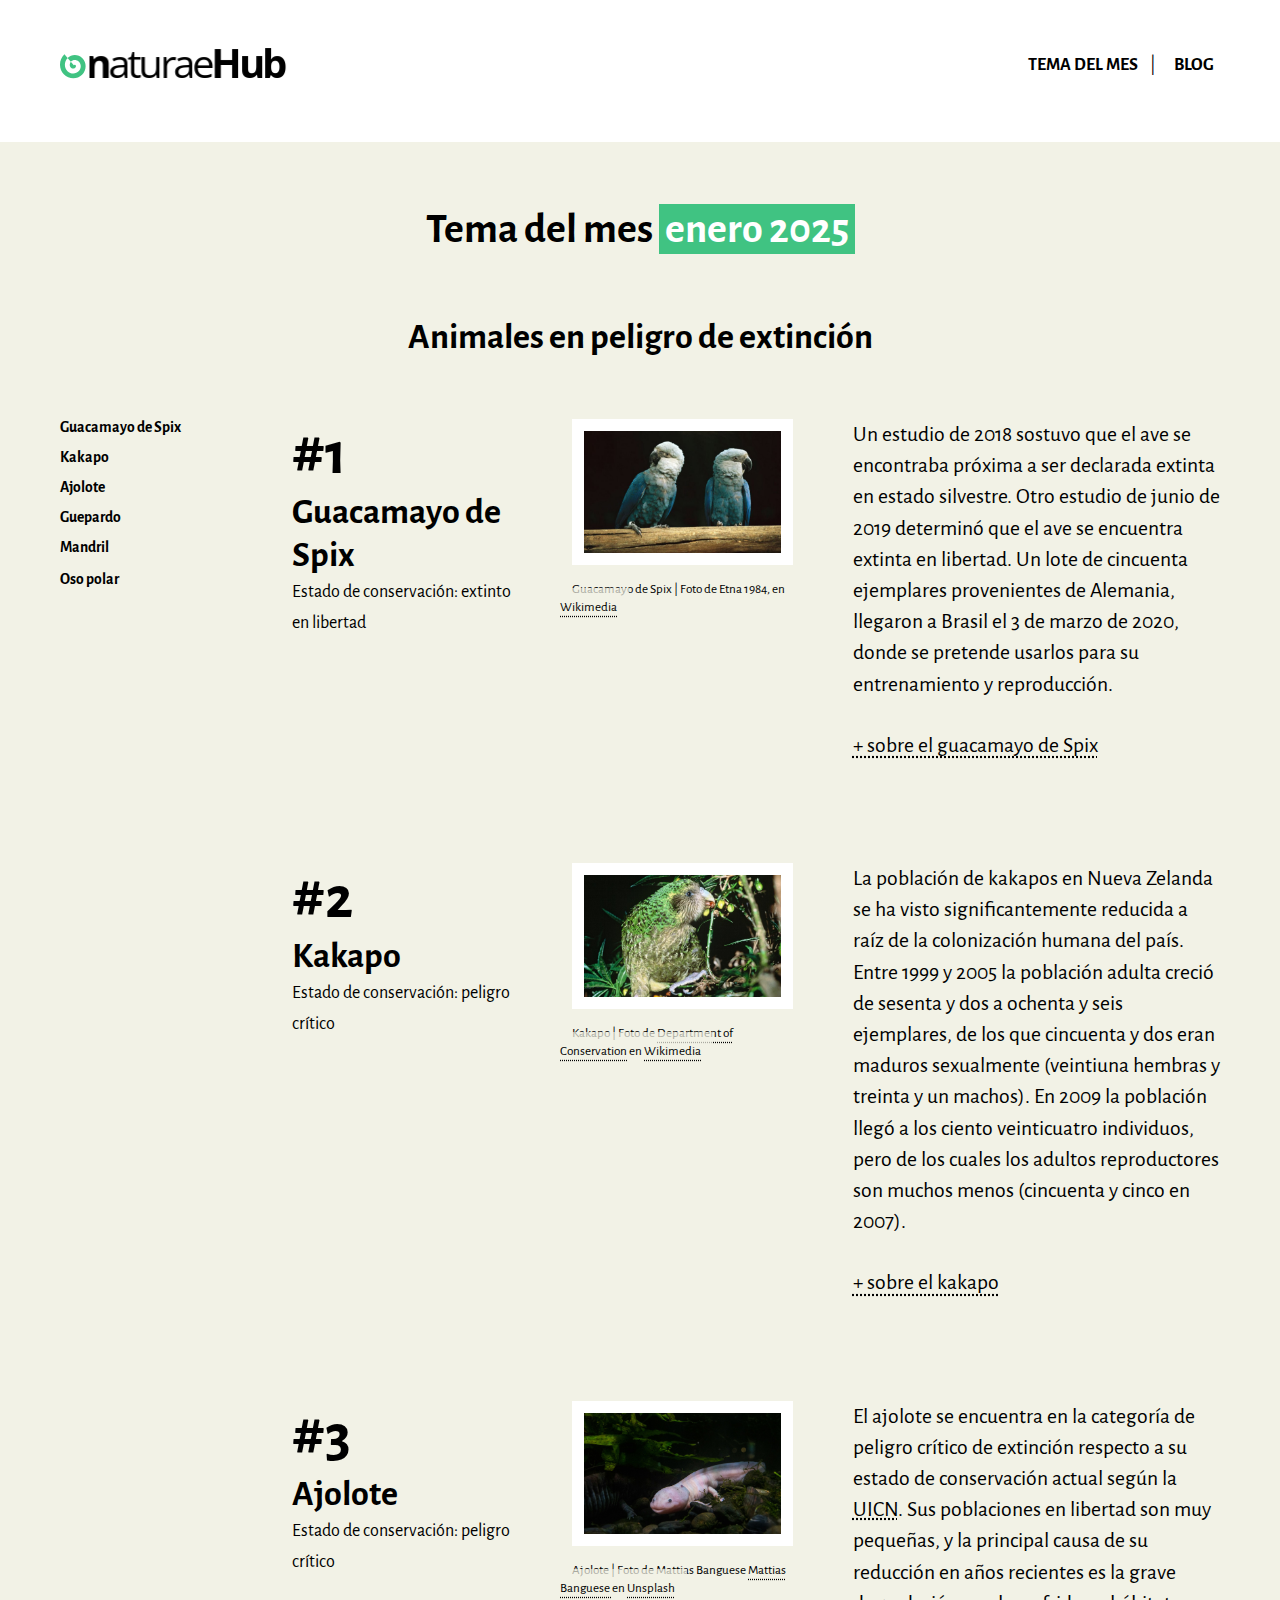
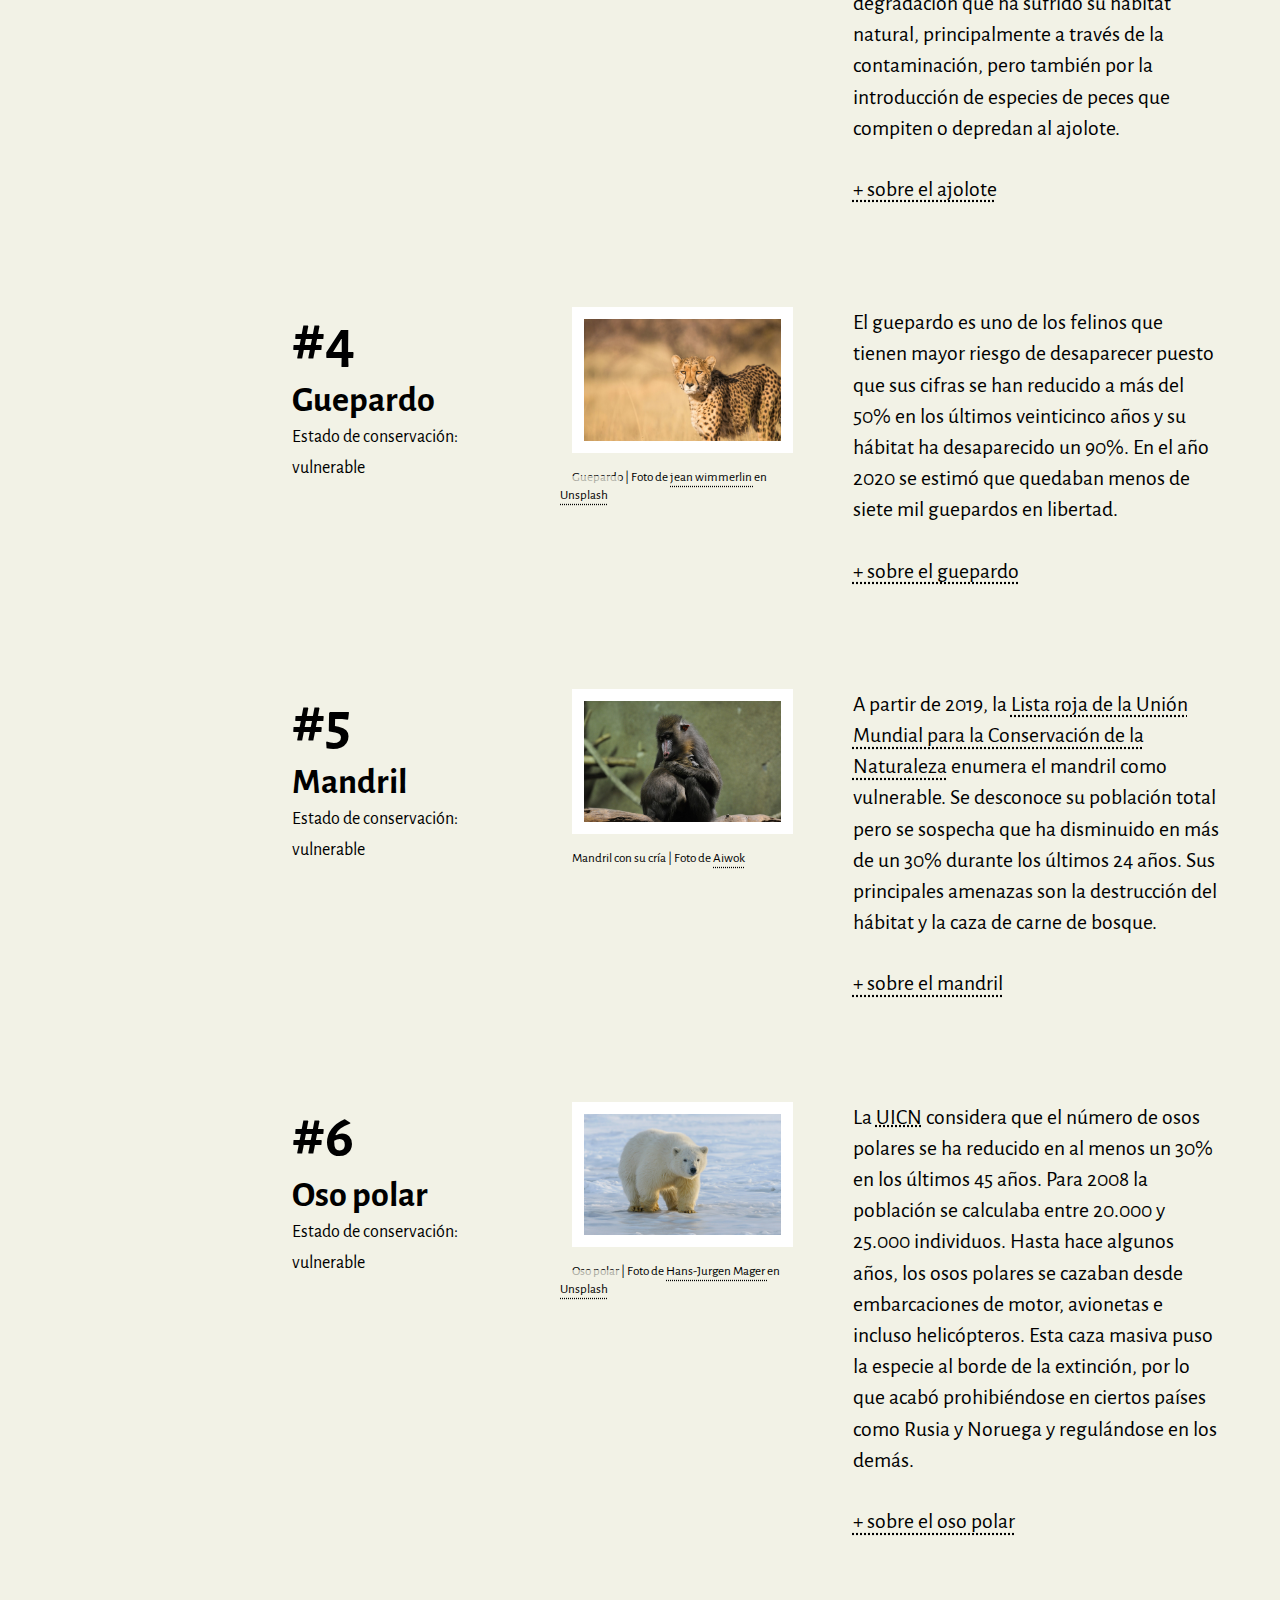
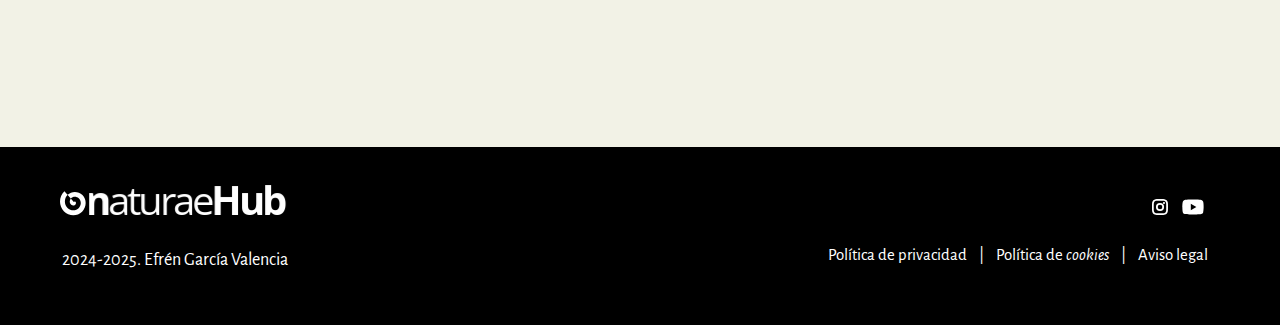
<file: tema-del-mes.html>
<!doctype html>

<!-- Idioma español de España-->
<html lang="es-ES">

<head>

    <!-- Metadatos del head -->

    <!-- Codificación de caracteres-->
    <meta charset="utf-8">
    <!-- Diseño web responsive -->
    <meta name="viewport" content="width=device-width,initial-scale=1">

    <!-- Author/Description/Keywords -->
    <meta name="author" content="Efrén García Valencia">
    <meta name="description"
        content="Página Tema Del Mes para el trabajo PEC 3 de la asignatura de HTML y CSS; muestra el tema del mes con una lista de animales en peligro de extinción">

    <!-- Fuentes de letra online-->
    <!-- Los dos primeros links la carga de la fuente de letra -->
    <link rel="preconnect" href="https://fonts.googleapis.com">
    <link rel="preconnect" href="https://fonts.gstatic.com" crossorigin>
    <link href="https://fonts.googleapis.com/css2?family=Alegreya+Sans:ital,wght@0,400;0,700;1,400;1,700&display=swap" rel="stylesheet">

    <!-- Icono personalizado -->
    <link rel="shortcut icon" href="img/favicon.png" type="image/x-icon">

    <!-- Enlace al .css en archivo aparte -->
    <link rel="stylesheet" href="css/estilos.css">

    <!-- Titulo a mostrar en el navegador-->
    <title>Tema del mes</title>

</head>

<body>


    <header class="containerHeader">

        <div class="containerHFLeft">
            <h1>
                <a href="index.html" title="Página Naturae Hub index para el trabajo PEC 3 ubidada dentro del header">
                    <img src="img/logotip.svg" alt="Logotipo de la página web naturaeHub para el header">
                </a>
            </h1>
        </div>

        <div class="containerHFRight">
            <nav class="navHeader">
                <ul>
                    <li><a class="llevaBarra" href="tema-del-mes.html"
                            title="Página TEMA DEL MES para el trabajo PEC 3"><span class="resaltar">TEMA DEL
                                MES</span></a>
                    </li>
                    <li class="navBlog"><a href="blog.html" title="Página BLOG para el trabajo PEC 3"><span
                                class="resaltar">BLOG</span></a>
                    </li>
                </ul>
            </nav>
        </div>
    </header>
    <main>
        <div class="containerMainFull">

            <article>

                <header>
                    <h2 class="tituloTemaMes">Tema del mes <span class="marcarTexto">enero 2025</span></h2>
                    <h3>Animales en peligro de extinción</h3>
                </header>

                <div class="contenedorTemaMes">

                    <aside>
                        <nav>
                            <ul class="navInterior">
                                <li><a class="llevaPunto" href="tema-del-mes.html#Guacamayo"
                                        title="Guacamayo de Spix dentro de la web">Guacamayo de Spix</a></li>
                                <li><a class="llevaPunto" href="tema-del-mes.html#Kakapo"
                                        title="Kakapo dentro de la web">Kakapo</a></li>
                                <li><a class="llevaPunto" href="tema-del-mes.html#Ajolote"
                                        title="Ajolote dentro de la web">Ajolote</a></li>
                                <li><a class="llevaPunto" href="tema-del-mes.html#Guepardo"
                                        title="Guepardo dentro de la web">Guepardo</a></li>
                                <li><a class="llevaPunto" href="tema-del-mes.html#Mandril"
                                        title="Mandril dentro de la web">Mandril</a></li>
                                <li><a href="tema-del-mes.html#OsoPolar" 
                                    title="Oso polar dentro de la web">Oso polar</a></li>
                            </ul>
                        </nav>
                    </aside>

                    <ol class="elementosTemaMes">

                        <li>
                            <article class="elementoTemaMes" id="Guacamayo">
                                <div class="numeracionTemaMes">
                                    <header>
                                        <h3>Guacamayo de Spix</h3>
                                        <p>Estado de conservación: extinto en libertad</p>
                                    </header>
                                </div>

                                <figure class="figuraTemaMes">
                                    <img src="img/tema-guacamayo-de-spix.jpg" alt="Imagen del Guacamayo de Spix">
                                    <figcaption>
                                        <cite>
                                            Guacamayo de Spix | Foto de Etna 1984, en
                                            <a href="https://commons.wikimedia.org/w/index.php?curid=46256480"
                                                title="Artículo desarrollado en Wikimedia sobre el Guacamayo de Spix">Wikimedia</a>
                                        </cite>
                                    </figcaption>
                                </figure>

                                <div class="textoTemaMes">
                                    <p>
                                        Un estudio de 2018 sostuvo que el ave se encontraba próxima a ser declarada
                                        extinta en estado silvestre. Otro estudio de junio de 2019 determinó que el ave se
                                        encuentra extinta en libertad. Un lote de cincuenta ejemplares provenientes de
                                        Alemania, llegaron a Brasil el 3 de marzo de 2020, donde se pretende usarlos para
                                        su entrenamiento y reproducción.
                                    </p>

                                    <p>
                                        <a href="" title="Información adicional sobre el Guacamayo de Spix">+ sobre el
                                            guacamayo de Spix</a>
                                    </p>
                                </div>
                            </article>
                        </li>

                        <li>
                            <article class="elementoTemaMes" id="Kakapo">
                                <div class="numeracionTemaMes">
                                    <header>
                                        <h3>Kakapo</h3>
                                        <p>Estado de conservación: peligro crítico</p>
                                    </header>
                                </div>

                                <figure class="figuraTemaMes">
                                    <img src="img/tema-kakapo.jpg" alt="Imagen del Kakapo">
                                    <figcaption>
                                        <cite>
                                            Kakapo | Foto de
                                            <a href="https://www.flickr.com/people/40456023@N03"
                                                title="Departamento de conservación para la preservación de especies">Department
                                                of Conservation</a>
                                            en
                                            <a href="https://commons.wikimedia.org/w/index.php?curid=46968151"
                                                title="Artículo desarrollado en Wikimedia sobre el Kakapo">Wikimedia</a>
                                        </cite>
                                    </figcaption>
                                </figure>

                                <div class="textoTemaMes">
                                    <p>
                                        La población de kakapos en Nueva Zelanda se ha visto significantemente reducida
                                        a raíz de la colonización humana del país. Entre 1999 y 2005 la población adulta
                                        creció de sesenta y dos a ochenta y seis ejemplares, de los que cincuenta y dos
                                        eran maduros sexualmente (veintiuna hembras y treinta y un machos). En 2009 la
                                        población llegó a los ciento veinticuatro individuos, pero de los cuales los adultos
                                        reproductores son muchos menos (cincuenta y cinco en 2007).
                                    </p>

                                    <p>
                                        <a href="" title="Información adicional sobre el Kakapo">+ sobre el kakapo</a>
                                    </p>
                                </div>
                            </article>
                        </li>

                        <li>
                            <article class="elementoTemaMes" id="Ajolote">
                                <div class="numeracionTemaMes">
                                    <header>
                                        <h3>Ajolote</h3>
                                        <p>Estado de conservación: peligro crítico</p>
                                    </header>
                                </div>

                                <figure class="figuraTemaMes">
                                    <img src="img/tema-ajolote.jpg" alt="Imagen del Ajolote">
                                    <figcaption>
                                        <cite>
                                            Ajolote | Foto de
                                            Mattias Banguese
                                            <a href="https://unsplash.com/es/@matt80?utm_content=creditCopyText&utm_medium=referral&utm_source=unsplash"
                                                title="Perfil de Mattias Banguese en Unsplash"> Mattias Banguese </a>
                                            en
                                            <a href="https://unsplash.com/es/fotos/un-animal-blanco-y-negro-tendido-encima-de-las-rocas-2aWsTp5Jt4E?utm_content=creditCopyText&utm_medium=referral&utm_source=unsplash"
                                                title="Artículo desarrollado en Unsplash sobre el Ajolote">Unsplash</a>
                                        </cite>
                                    </figcaption>
                                </figure>

                                <div class="textoTemaMes">
                                    <p>
                                        El ajolote se encuentra en la categoría de peligro crítico de extinción respecto a
                                        su estado de conservación actual según la 
                                        <abbr title="Unión Internacional para la Conservación de la Naturaleza">UICN</abbr>.
                                        Sus poblaciones en libertad son
                                        muy pequeñas, y la principal causa de su reducción en años recientes es la grave
                                        degradación que ha sufrido su hábitat natural, principalmente a través de la
                                        contaminación, pero también por la introducción de especies de peces que
                                        compiten o depredan al ajolote.
                                    </p>

                                    <p>
                                        <a href="" title="Información adicional sobre el Ajolote">+ sobre el ajolote</a>
                                    </p>
                                </div>
                            </article>
                        </li>


                        <li>
                            <article class="elementoTemaMes" id="Guepardo">
                                <div class="numeracionTemaMes">
                                    <header>
                                        <h3>Guepardo</h3>
                                        <p>Estado de conservación: vulnerable</p>
                                    </header>
                                </div>

                                <figure class="figuraTemaMes">
                                    <img src="img/tema-guepardo.jpg" alt="Imagen del Guepardo">
                                    <figcaption>
                                        <cite>
                                            Guepardo | Foto de
                                            <a href="https://unsplash.com/es/@jwimmerli?utm_content=creditCopyText&utm_medium=referral&utm_source=unsplash"
                                                title="Perfil de Jean Wimmerlin en Unsplash"> jean wimmerlin </a>
                                            en
                                            <a href="https://unsplash.com/es/fotos/fotografia-de-enfoque-superficial-de-leopardo-U66avewmxJk?utm_content=creditCopyText&utm_medium=referral&utm_source=unsplash"
                                                title="Artículo desarrollado en Unsplash sobre el Guepardo">Unsplash</a>
                                        </cite>
                                    </figcaption>
                                </figure>

                                <div class="textoTemaMes">
                                    <p>
                                        El guepardo es uno de los felinos que tienen mayor riesgo de desaparecer puesto
                                        que sus cifras se han reducido a más del 50% en los últimos veinticinco años y su
                                        hábitat ha desaparecido un 90%. En el año 2020 se estimó que quedaban menos
                                        de siete mil guepardos en libertad.
                                    </p>

                                    <p>
                                        <a href="" title="Información adicional sobre el Guepardo">+ sobre el guepardo</a>
                                    </p>
                                </div>
                            </article>
                        </li>

                        <li>
                            <article class="elementoTemaMes" id="Mandril">
                                <div class="numeracionTemaMes">
                                    <header>
                                        <h3>Mandril</h3>
                                        <p>Estado de conservación: vulnerable</p>
                                    </header>
                                </div>

                                <figure class="figuraTemaMes">
                                    <img src="img/tema-mandril.jpg" alt="Imagen del Mandril">
                                    <figcaption>
                                        <cite>
                                            Mandril con su cría | Foto de
                                            <a href="https://commons.wikimedia.org/wiki/User:Aiwok"
                                                title="Artículo de Wikimedia sobre Aiwok">Aiwok</a>
                                        </cite>
                                    </figcaption>
                                </figure>

                                <div class="textoTemaMes">
                                    <p>
                                        A partir de 2019, la

                                        <a href="https://www.iucnredlist.org/es"
                                            title="Web sobre la lista roja de la Unión Mundial para la Conservación de la Naturaleza">
                                            Lista roja de la Unión Mundial para la Conservación de la Naturaleza</a>
                                        
                                        enumera el mandril como vulnerable. Se desconoce su población total
                                        pero se sospecha que ha disminuido en más de un 30% durante los últimos 24
                                        años. Sus principales amenazas son la destrucción del hábitat y la caza de carne de
                                        bosque.
                                    </p>

                                    <p>
                                        <a href="" title="Información adicional sobre el Mandril">+ sobre el mandril</a>
                                    </p>
                                </div>
                            </article>
                        </li>

                        <li>
                            <article class="elementoTemaMes" id="OsoPolar">
                                <div class="numeracionTemaMes">
                                    <header>
                                        <h3>Oso polar</h3>
                                        <p>Estado de conservación: vulnerable</p>
                                    </header>
                                </div>

                                <figure class="figuraTemaMes">
                                    <img src="img/tema-oso-polar.jpg" alt="Imagen del Oso polar">
                                    <figcaption>
                                        <cite>
                                            Oso polar | Foto de
                                            <a href="https://unsplash.com/es/@hansjurgen007?utm_content=creditCopyText&utm_medium=referral&utm_source=unsplash"
                                                title="Perfil de Hans-Jurgen Mager en Unsplash"> Hans-Jurgen Mager </a>
                                            en
                                            <a href="https://unsplash.com/es/fotos/oso-polar-en-suelo-cubierto-de-nieve-durante-el-dia-bySoVNCijy4?utm_content=creditCopyText&utm_medium=referral&utm_source=unsplash"
                                                title="Artículo desarrollado en Unsplash sobre el Oso polar">Unsplash</a>
                                        </cite>
                                    </figcaption>
                                </figure>

                                <div class="textoTemaMes">
                                    <p>
                                        La 
                                        
                                        <abbr title="Unión Internacional para la Conservación de la Naturaleza">UICN</abbr>
                                        
                                        considera que el número de osos polares se ha reducido en al menos un
                                        30% en los últimos 45 años. Para 2008 la población se calculaba entre 20.000 y
                                        25.000 individuos. Hasta hace algunos años, los osos polares se cazaban desde
                                        embarcaciones de motor, avionetas e incluso helicópteros. Esta caza masiva puso
                                        la especie al borde de la extinción, por lo que acabó prohibiéndose en ciertos
                                        países como Rusia y Noruega y regulándose en los demás.
                                    </p>

                                    <p>
                                        <a href="" title="Información adicional sobre el Oso polar">+ sobre el oso polar</a>
                                    </p>
                                </div>
                            </article>
                        </li>
                    </ol>
                </div>
            </article>

        </div>

    </main>

    <footer class="containerFooter">

        <div class="containerHFLeft">
            <img src="img/logotip-n.svg" alt="Logotipo de la página web naturaeHub para el footer">

            <p>
                2024-2025. Efrén García Valencia
            </p>

        </div>

        <div class="containerHFRight">

            <ul class="navIconos">
                <li>
                    <a class="icono" href="" title="Instagram de la página web asociada">
                        <img class="logotipo" src="img/instagram.svg" alt="Icono de instagram para el footer">
                    </a>
                </li>
                <li>
                    <a class="icono" href="" title="Youtube de la página web asociada">
                        <img src="img/youtube.svg" alt="Icono de youtube para el footer">
                    </a>
                </li>
            </ul>

            <ul class="navFooter">
                <li><a class="llevaBarra" href="" title="Página POLÍTCA DE PRIVACIDAD para el trabajo PEC 3"><span
                            class="resaltar">Política de
                            privacidad</span></a>
                </li>
                <li><a class="llevaBarra" href="" title="Página POLÍTICA DE COOKIES para el trabajo PEC 3"><span
                            class="resaltar">Política
                            de
                            <em lang="en">cookies</em></span></a>
                </li>
                <li><a href="" title="Página AVISO LEGAL para el trabajo PEC 3"><span class="resaltar">Aviso
                            legal</span></a></li>
            </ul>

        </div>
    </footer>
</body>

</html>
</file>
<file: css/estilos.css>
/* El CSS toma como base el diseño móvil, adaptando las partes que sean necesarias en formato tablet y desktop */
/* usando media queries al final del documento para facilitar la legibilidad al desarrollador */


/* CONTENIDO GLOBAL A TODO EL DOCUMENTO */

/*001*/
html {
    /* Definir un tamaño en px en el html para que redimensionar con unidades rem sea más fácil */
    font-size: 10px;
    /* Modelo de cajas alternativo */
    box-sizing: border-box;
    /* Para evitar que genere una barra horizontal */
    overflow-x: hidden;
}

/*000*/
* {
    /* Modelo de cajas alternativo */
    margin: 0;
    padding: 0;
}

/*000*/
*,
*::before,
*::after {
    /* Todos los elementos heredan el modelo de caja alternativo */
    box-sizing: inherit;

}


/* CONTENEDORES BASE QUE DETERMINAN CUÁNTO OCUPA EL CONTENIDO */


/*010*/
.containerHeader,
.containerImgFull,
.containerMainSpace,
.containerMainSpace_mAlto,
.containerMainFull {
    /* Elementos que tienen en común todos los contendores de la web */
    max-width: 100%;
    margin-left: auto;
    margin-right: auto;
}

/*010*/
.containerMainSpace,
.containerMainSpace_mAlto,
.containerMainFull {
    /* Contenedores centrados en los contenidos, en función de la resolución se aplicará un max-width y un padding por defecto */
    padding-left: 1.5rem;
    padding-right: 1.5rem;
    padding-bottom: 6rem;
}

/*010*/
.containerMainSpace,
.containerMainFull  {
    /* En el post el padding superior es distinto que en los otros contenedores, por eso se hace una división */
    padding-top: 6rem; 
}

/*010*/
.containerMainSpace_mAlto {
    /* Margen interno superior en el contenedor del post.html */
    padding-top: 3rem; 
}


/* CONTENEDORES QUE REQUIEREN UN DISPLAY FLEX PARA EL DISEÑO RESPONSIVO */


/*010*/
.contenidoIndex {
    /* Para la la separación de contenido en el index en dispositivos de resolución grande */
    display: flex;
    /* Uso de un flex direction column */
    flex-direction: column;
}

/*010*/
.enlacesPaginacion,
.navIconos {
    /* Se aplica un display flex centrando los contenidos y separándolos */
    display: flex;
    /* Uso de un flex direction row */
    flex-direction: row;
    /* Para colocar los elementos hijos en el centro respecto al resto del espacio */
    justify-content: center;
}

/*010*/
.enlacesPaginacion {
    /* Contenedor enlaces paginación blog.html*/
    /* Separación entre los elementos */
    gap: 2rem;
    /* Separación con los elementos de arriba */
    margin-top: 6rem;
    /* Separación con el footer */
    margin-bottom: 3rem;
    /* Tamaño elementos menú navegación */
    font-size: 1.5rem;
}

/*011*/
.enlacesPaginacion li,
.navIconos li {
    /* Eliminar los puntos de los enlaces de paginación en blog.html */
    list-style: none;
}


/* ELEMENTOS BASE */

/*001*/
header,
footer {
    /* Extender header y footer al 100% del ancho permitido */
    width: 100%;
}

/*001*/
body {
    /* Fondo del body de las páginas */
    background-color: rgb(242, 242, 230);
    /* Evitar que el validador CSS tenga problemas */
    color: inherit;
    /* Tipografía usada en toda la web */
    font-family: 'Alegreya Sans', sans-serif;
}

/*001*/
p {
    /* Color de los textos */
    color: rgb(0, 0, 0);
    /* Evitar que el validador CSS tenga problemas */
    background-color: inherit;
    /* Interlineado base */
    line-height: 2.6rem;
    /* Tamaño base */
    font-size: 1.8rem;
    /* Margen inferior */
    margin-bottom: 2.5rem;
}

/*001*/
img {
    /* Imágenes responsivas */
    max-width: 100%;
}

/*002*/
header h2 {
    /* Tamaño por defecto del h2 en los headers */
    font-size: 2.5rem;
    /* Margen inferior header h2*/
    margin-bottom: 5rem;
}


/* MENU NAVEGACION PRINCIPAL */

/* Header común a todas las páginas */

/*001*/
h1 {
    /* Título de la web que contiene el enlace a la página principal*/
    /* Márgenes internos */
    padding-top: 3rem;
    padding-bottom: 1.5rem;
    /* Alineación del texto */
    text-align: center;
}

/*010*/
.containerHeader {
    /* Fondo del header de las páginas */
    background-color: rgb(255, 255, 255);
    /* Evitar que el validador CSS tenga problemas */
    color: inherit;
    /*  Margen de separación con los contenidos de abajo */
    margin-bottom: -1rem;
}

/*012*/
.containerHeader nav li {
    /* Elementos de la lista de navegación*/
    /* Quitar el punto de la lista */
    list-style: none;
    /* Alinear el texto */
    text-align: center;
    /* Márgenes por todos los lados*/
    margin: 0.5rem;
}

/*010*/
.navBlog {
    /* Último enlace de la lista de la navegación principal */
    padding-bottom: 4rem;
}


/* GESTION DE LA IMAGEN CENTRAL DE INDEX.HTML Y POST.HTML */

/* Imagen central de index.html */

/*010*/
.imagenCompleta {
    /* Para que ocupe todo el ancho */
    width: 100%;
    /* Tamaño fijo de altura a mantener sin importar la resolucion*/
    height: 50rem;
    /* Para mantener la relacion de aspecto mientras se rellena toda caja */
    object-fit: cover;
}

/* Texto Nature Hub Un espacio para los defensores del medio ambiente */

/*010*/
.textoImagenIndex {
    /* El DIV ocupa todo el ancho para que el texto se pueda centrar bien */
    width: 100%;
    /* Posicion absolute para que salga del flujo normal */
    position: absolute;
    /* Se alinea el texto en el centro*/
    text-align: center;
    /* Distancia con el extremo superior del navegador */
    top: 35rem;
    /* Texto sobre la imagen de fondo de la página index.html */
    color: rgb(255, 255, 255);
    /* Evitar que el validador CSS tenga problemas */
    background-color: inherit;
}

/*011*/
.textoImagenIndex h2 {
    /* Tamaño de la fuente de letra */
    font-size: 4rem;
    /* Margen con el texto de abajo */
    margin-bottom: 3rem;
}

/*011*/
.textoImagenIndex h3 {
    /* Paddings para centrar el texto */
    padding-left: 4rem;
    padding-right: 4rem;
    /* Tamaño de fuente */
    font-size: 2.5rem;
    /* El grosor de fuente es el normal */
    font-weight: 400;
}

/* GESTIÓN DE LAS CITAS */

/*001*/
cite {
    /* Fondo de los textos de crédito */
    background-color: rgba(242, 242, 230, 0.7);
    /* Evitar que el validador CSS tenga problemas */
    color: inherit;
    /* Margen interno cita*/
    padding: 1rem;
    /* Tamaño de la cita */
    font-size: 1.2rem;
}

/*002*/
cite a {
    /* Se reinicia el color para que no se sobreescriba en la cita */
    background-color: initial;
    /* Para que el validador CSS no tenga adevertencias */
    color: inherit;
}

/*010*/
.citaImagenCompleta,
.citaImagenTarjeta {
    /* Instrucciones CSS relativas a colocar las citas en las imágenes */
    /* Posicion relativa para colocar la cita dentro de la imagen */
    position: relative;
    /* Para ocupar todo el ancho */
    width: 100%;
    /* Alinear el texto a la derecha */
    text-align: right;
    /* Disponemos algo de margen adicional para la cita en las imágenes */
    margin-left: 1rem;
    /* Encajar el texto arriba */
    top: -5rem;
}

/*010*/
.citaImagenCompleta {
    /* Espacio con el extremo derecho de la cita principal */
    padding-right: 3rem;
}

/*010*/
.citaImagenTarjeta {
    /* Espacio con el extremo derecho de la cita con imagen */
    padding-right: 2rem;
}

/*011*/
.citaImagenCompleta cite,
.citaImagenTarjeta cite {
    /* Tipo de letra normal en vez de italica */
    font-style: normal;
}


/* ENLACES A NIVEL GENERAL */

/*001*/
a {
    /* Color de los enlaces */
    color: rgb(0, 0, 0);
    /* Evitar que el validador CSS tenga problemas */
    background-color: inherit;
    /* Subrayado con puntos en un enlace */
    text-decoration: underline;
    text-decoration-style: dotted;
    /* Dejar espacio por debajo del texto */
    text-underline-offset: 0.4rem;
}

/*011*/
a:hover {
    /* Mostrar enlace con borde de línea continua */
    text-decoration-style: initial;
}

/* BOTON + ENLACES EN FORMA DE BOTON + ENLACES DE LA PAGINACIÓN */

/*001*/
/*011*/
button,
.enlaceBoton a,
.enlaceBotonPaginacion a {
    /* Márgenes internos del botón */
    padding-top: 0.8rem;
    padding-bottom: 0.8rem;
    padding-left: 1.2rem;
    padding-right: 1.2rem;
}

/*001*/
/*011*/
button,
.enlaceBoton a {
    /* Fondo de color transparente*/
    background-color: transparent;
    /* Para que el validador CSS no tenga adevertencias */
    color: inherit;
}

/*001*/
button {
    /* Borde del botón */
    border: 0.1rem solid rgb(0, 0, 0);
    /* Margen con el texto inferior */
    margin-bottom: 5rem;
    /* Tamaño del texto del botón */
    font-size: 1.7rem;
}

/*010*/
.enlaceBoton {
    /* Posición absoluta para poder fijar el botón */
    position: absolute;
    /* Botón en el fondo */
    bottom: 1rem;
    /* Margen a la izquierda */
    left: 1rem;
}

/*011*/
.enlaceBoton a,
.enlaceBotonPaginacion a {
    /* Color de los bordes de los enlaces en forma de botón */
    border: 0.1rem solid rgb(0, 0, 0);
    /* Quitar el subrayado*/
    text-decoration: none;
}

/*011*/
.enlaceBotonPaginacion a {
    /* Fondo blanco enlaces paginacion */
    background-color: rgb(255, 255, 255);
    /* Para que el validador CSS no tenga adevertencias */
    color: inherit;
}
/*021*/
/*011*/
.enlaceBoton a:hover,
button:hover {
    /* Cambio de color del borde en su estado hover */
    border: 0.1rem solid rgb(64, 195, 130);
}

/*021*/
/*020*/
.enlaceBotonPaginacion a:hover,
.enlaceBotonPaginacion .paginaActual {
    /* Elimino el borde */
    border: none;
    /* Color de fondo */
    background-color: rgb(64, 195, 130);
    /* Color de texto */
    color: rgb(255, 255, 255);
}


/* NAVEGACIÓN TARJETAS EN LA WEB */

/* Titulares que se presentan como enlaces */

/*012*/
h3 a:hover {
    /* Estado :hover de los titulares que se preparan como enlaces */
    color: rgb(64, 195, 130);
    /* Evitar que el validador CSS tenga problemas */
    background-color: inherit;
}


/* NAVEGACION INTERNA tema-del-mes.html */

/*010*/
.navInterior {
    /* Margen con la lista inferior */
    margin-bottom: 5rem;
    /* Aplicamos propiedades flex en línea centrando los elementos */
    display: flex;
    flex-direction: row;
    /* Centramos los elementos */
    justify-content: center;
    /* Excluimos el tipo de lista */
    list-style: none;
}

/*011*/
.navInterior li {
    /* Aumenta el tamaño de los elementos de la navegación interior */
    font-size: 1.3rem;
    /* Se aumenta el peso de letra */
    font-weight: 700;
}

/*011*/
.navInterior a {
    /* Quitar subrayado navegacion interna */
    text-decoration: none;
}

/*021*/
.navInterior a:hover {
    /* Estado :hover de los enlaces del menú interior de la página tema-del-mes.html */
    color: rgb(64, 195, 130);
    /* Evitar que el validador CSS tenga problemas */
    background-color: inherit;
}

/*011*/
.llevaPunto::after {
    /* Colocar punto de separación */
    margin: 0.2rem;
    content: "\1F784";
    /* Color del punto separador */
    color: rgb(64, 195, 130);
    /* Evitar que el validador CSS tenga problemas */
    background-color: inherit;
}

/*021*/
.navInterior li:last-child {
    /* Para alinear el texto 'Oso polar' con el resto de la navegación */
    margin-top: 0.18rem;
}

/* NAVEGACION DE LA PAGINA post.html */

/*010*/
.navPost {
    /* Colocar los elementos flex en línea del menú de navegación interno */
    display: flex;
    flex-direction: row;
    /* Margen separador con el header */
    margin-top: -4rem;
    /* Margen separador con el título del post */
    margin-bottom: 1rem;
    /* Se elimina la lista de navegación */
    list-style: none;
}

/*021*/
.navPost li:last-child {
    /* Para alinear el texto con los enlaces en el menú de navegación */
    margin-top: -0.3rem;
}

/*011*/
.navPost a, .navPost p {
    /* Tamaño del texto en la navegación interna */
    font-size: 1.5rem;
}

/*011*/
.navPost a {
    /* Eliminar subrayado enlaces */
    text-decoration: none;
}

/*011*/
.llevaFlecha::after {
    /* Elemento separador > entre los diferentes elementos */
    content: "\003E";
    /* Margen entre los elementos */
    margin: 0.5rem;
}


/* GESTION DE LAS TARJETAS */

/* GESTIÓN DE LAS TARJETAS A NIVEL GLOBAL */

/*010*/
.coleccionTarjetasIndex, .coleccionTarjetasBlog, .coleccionTarjetasPost {
    /* Uso de grid */
    display: grid;
    grid-template-columns: 1fr;
    /* Espacio  */
    gap: 3rem;
}

/*010*/
.tarjeta,
.tarjetaImg {
    /* Fondo de las tarjetas */
    background-color: rgb(255, 255, 255);
    /* Evitar que el validador CSS tenga problemas */
    color: inherit;
    /* Para poder redimensionar el enlace de botón como absolute */
    position: relative;
}

/*010*/
/*020*/
.tarjeta,
.tarjetaImg .textoTarjetaImg {
    /* Márgenes internos comunes de los textos de las tarjetas */
    padding-left: 1.2rem;
    padding-right: 1.2rem;

}

/*010*/
.tarjeta {
    /* Márgenes internos de los textos de las tarjetas sin imagen */
    padding-top: 2.5rem;
    padding-bottom: 6rem;
}

/*020*/
.tarjetaImg .textoTarjetaImg {
    /* Márgenes internos de los textos de las tarjetas con imagen */
    padding-top: 0.5rem;
    padding-bottom: 8rem;

}

/*011*/
.tarjeta h3 {
     /* Tamaño por defecto de las tarjetas que NO tienen imagen asociada */
     font-size: 2.5rem;   
}

/*021*/
.coleccionTarjetasBlog .tarjetaImg h3 {
    /* Tamaño por defecto de las tarjetas que SÍ tienen imagen asociada */
    font-size: 2.5rem;
    /* Se reduce un poco el margen externo inferior respecto al título */
    margin-bottom: -1rem;
}

/*021*/
.coleccionTarjetasPost .tarjetaImg h3 {
    /* Títulos tarjetas post.html */
    /* Tamaño de los textos */
    font-size: 1.8rem;
    /* Margen superior externo con la imagen */
    margin-top: -0.5rem;
    /* Margen inferior externo con el enlace en forma de botón */
    margin-bottom: 1rem;
}

/*010*/
.desarrolloSostenible {
    /* Para tener una separación con la imagen del desarrollo sostenible en el post.html */
    padding-top: 1.8rem;
}

/*011*/
.tarjeta p,
.tarjetaImg p {
    /* Margen de la tarjeta con el texto de arriba */
    margin-top: 2rem;
    /* Se reduce un poco el margen externo inferior respecto al título */
    margin-bottom: 1rem;
}

/*012*/
.tarjeta p a {
    /* El botón "Saber más" reduce un poco el tamaño de letra */
    font-size: 1.8rem;   
}

/*012*/
/*011*/
.tarjeta h3 a,
.textoTarjetaImg a {
    /* Quitar decoración enlaces tarjetas sin imagen */
    text-decoration: none;
}

/*022*/
.textoTarjetaImg aside p:first-child {
    /* Reducir el tamaño del autor*/
    font-size: 1.4rem;
}

/* FORMULARIO */

/*001*/
label {
    /* Tamaño base de las labels */
    font-size: 1.6rem;
}

/*010*/
.infoPrivacidad {
    /* Tamaño base del texto "Antes de enviar tus datos... */
    font-size: 1.5rem;
    /* Margen con la parte de abajo */
    margin-bottom: 1rem;
}

/*011*/
.infoPrivacidad + p {
    /* Margen check política de privacidad con el botón de envío */
    margin-bottom: 1rem;
}

/*011*/
input[type="checkbox"] {
    /* Para alinear el check de privacidad con el texto */
    vertical-align: middle;
}

/*011*/
input[type="text"],
input[type="email"] {
    /* Disposición de bloque + propiedades asociadas para ajustar el recuadro en el centro */
    display: block;
    /* Margen interno del elemento para escribir */
    padding: 0.6rem;
    /* Margen superior con las labels asociadas*/
    margin-top: 1rem;
    /* Margen inferior */
    margin-bottom: 1.5rem;
    /* Fondo de los controles del formulario de la página index.html */
    background-color: rgb(255, 255, 255);
    /* Evitar que el validador CSS tenga problemas */
    color: inherit;
    /* Quitar el borde del juego */
    border: none;
    /* Abarca el máximo ancho posible */
    width: 100%;
}

/*011*/
input:focus {
    /* Se quita la línea que sale al seleccionar el campo del formulario */
    outline: none;
    /* Mostrar un borde de color negro */
    border: 0.1rem solid rgb(0, 0, 0);
}


/* FOOTER */

/*001*/
footer {
    /* Color de fondo del footer */
    background-color: rgb(0, 0, 0);
    /* Para que el validador CSS no produzca warnings */
    color: inherit;
    /* Margen con las tarjetas*/
    margin-top: 3rem;
    /* Margen con el logotipo */
    padding-top: 3rem;
    /* Para alinear en el centro el texto del footer del contenedor que abarca todo el espacio */
    text-align: center;
}

/*012*/
footer .containerHFLeft img {
    /* Separación con el texto de abajo */
    margin-bottom: 2rem;
}

/*002*/
footer p {
    /* Se ajusta el tamaño del texto 2024-2025 Nombre y apellidos del alumno */
    font-size: 1.5rem;
    /* Se ajusta el margen*/
    margin-bottom: 1rem;
}

/*002*/
footer p,
footer a {
    /* Color de los textos del footer y enlaces */
    color: rgb(255, 255, 255);
    /* Para que el validador CSS no tenga adevertencias */
    background-color: inherit;
}

/*002*/
footer a {
    /* Sin subrayado */
    text-decoration: none;
}

/*010*/
.navFooter {
    /* Para que se vea un espacio respecto al final de la página */
    padding-bottom: 3rem;
}

/*011*/
.navFooter li {
    /* Márgenes entre los enlaces adicionales del footer */
    margin: 1rem;
    /* Tamaño de los enlaces */
    font-size: 1.4rem;
}

/*010*/
.navIconos {
    /* Espacio entre los elementos hijos de los iconos del footer */
    gap: 0.5rem;
}

/*020*/
.icono:hover {
    /* Cambiar la opacidad de los iconos del footer */
    opacity: 0.7;
}

/*002*/
footer ul {
    /* Quitar el estilo de lista del footer */
    list-style: none;
}

/* COMUNES AL HEADER Y AL FOOTER */

/*012*/
/*003*/
.containerHeader nav a,
footer nav a {
    /* Quitar el subrayado */
    text-decoration: none;
    /* Se aumenta el tamaño */
    font-size: 1.5rem;
}

/*022*/
/*013*/
.containerHeader nav a:hover,
footer nav a:hover {
    /* Quitar el subrayado */
    text-decoration: none;
}

/*011*/
header .resaltar {
    /* Indicamos el grosor de los apartados TEMA DEL MES/BLOG de la cabecera header */
    font-weight: 700;
}

/*020*/
.resaltar:hover {
    /* Estado hover enlaces header, footer y navegación interna del post */
    /* Color del estado hover de los enlaces del header, footer y navegación interna del post */
    /* Se usa un span porque si no te marca también la barra de color */
    color: rgb(64, 195, 130);
    /* Evitar que el validador CSS tenga problemas */
    background-color: inherit;
}

/* GESTIÓN DE LOS TÍTULOS DE LAS PÁGINAS */

/*010*/
.tituloBlog, .tituloTemaMes {
    /* Título EL blog de Naturae Hub + Tema del mes enero 2025 */
    /* Se alinea en el centro */
    text-align: center;
    /* Tamaño del texto */
    font-size: 3.5rem;
}

/*010*/
.tituloTemaMes {
    /* Padding interno para alinear el texto Tema del mes enero 2025 en dispositivos móviles */
    padding-left: 9rem;
    padding-right: 9rem;
    /* Interlineado para el texto en móvil */
    line-height: 4.5rem;
}

/*011*/
.tituloTemaMes + h3 {
    /* Texto Animales en peligro de extinción */
    /* Alinear el texto */
    text-align: center;
    /* Tamaño del texto */
    font-size: 3rem;
    /* Dejamos algo más de margen de separación entre el título y la navegación interior */
    margin-bottom: 5rem;
}

/*010*/
.tituloPost {
    /* Título El impacto de la fast fashion en el planeta*/
    /* Tamaño del texto */
    font-size: 3.5rem;
    /* Separación con el autor */
    margin-bottom: 4rem;
    /* Padding derecho para ajustarse al mockup */
    padding-right: 8rem;
}

/* GESTIÓN DEL VÍDEO EN post.html */

/*010*/
.videoPost {
    /* Figure del vídeo en post.html */
    /* CSS necesario para alinear el vídeo, tanto a nivel de texto como en los márgenes externos izquierdo y derecho*/
    text-align: center;
    margin-left: auto;
    margin-right: auto;
    /* Margen inferior con el texto de abajo */
    margin-bottom: 3rem;
}

/*001*/
iframe {
    /* Para que ocupe el ancho de la pantalla */
    width: 100%;
    /* Altura en móvil del vídeo */
    height: 25rem;
    /* Para que el vídeo se pueda ajustar al ancho y alto establecidos */
    object-fit: cover;
}

/*010*/
.citaVideo {
    /* Pie de foto del vídeo */
    /* Margen superior */
    margin-top: 2rem;
    /* Se alinea el texto al valor inicial */
    text-align: initial;
    /* Tamaño del texto */
    font-size: 1.2rem;
}

/*011*/
.citaVideo cite {
    /* Estilo normal de cita en la fuente del vídeo */
    font-style: normal;
}

/*010*/
.italica {
    /* Definir estilo pie de foto vídeo */
    /* Se marca el estilo itálica para adaptarse al mockup */
    font-style: italic;
}


/* LISTA ORDENADA EN post.html */

/*010*/
.listaOrdenada {
    /* Margen interno izquierdo lista ordenada */
    padding-left: 5rem;
}

/*021*/
.listaOrdenada li:first-child {
    /* Margen superior negativo para ajustar la separación con el texto de arriba */
    margin-top: -1rem;
}

/*011*/
.listaOrdenada li {
    /* Tamaño de letra lista ordenada */
    font-size: 1.8rem;
    /* Margen entre los elementos de la lista ordenada */
    margin: 1rem;
}

/* GESTIÓN ELEMENTOS TEMA DEL MES */

/*010*/
.elementosTemaMes {
    /* Primero se hace la gestión del contador en las listas */
    /* Inicializa un contador llamado counter */
    counter-reset: counter;
}

/*011*/
.elementosTemaMes li {
    /* Quita el tipo de lista*/
    list-style-type: none;
    /* Por cada elemento li aumenta el contador */
    counter-increment: counter;
}

/*013*/
.numeracionTemaMes header h3::before {
    /* Antes de cada h3 incluimos # + el contador actual */
    content: "#" counter(counter);
    /* Tamaño de la fuente */
    font-size: 5rem;
    /* Se aplica un display block para mover el texto debajo de la numeración*/
    display: block;
}

/*012*/
.numeracionTemaMes header h3 {
    /* Margen inferior con texto "Estado de conservación....*/
    margin-bottom: 0;
    /* Tamaño del texto respecto al número */
    font-size: 2.5rem;
}

/*010*/
.elementoTemaMes {
    /* Separación inferior entre las diferentes secciones del tema del mes */
    margin-bottom: 6rem;
}

/*011*/
.figuraTemaMes img {
    /* Color de fondo de las imágenes del tema del mes */
    background-color: rgb(255, 255, 255);
    /* Para que el validador CSS no produzca warnings */
    color: inherit;
    /* Márgenes interiores para que se vea el borde blanco*/
    padding: 2rem;
}

/*011*/
.figuraTemaMes figcaption {
    /* Margen superior con el borde de la imagen */
    margin-top: 1rem;
    /* Margen izquierdo para colocar la cita correctamente */
    margin-left: -1rem;
    /* Margen inferior respecto al texto */
    margin-bottom: 3rem;
    /* Tamaño de los figcaption asociados las imágenes del tema del mes */
    font-size: 1.2rem;
}

/*012*/
.figuraTemaMes figcaption cite {
    /* Estilo de letra normal */
    font-style: normal;
}


/* TEXTOS EN EL POST.HTML */

/*010*/
.textoEnlacesInteres {
    /* TEXTO "Te puede interesar" EN EL form.html */
    /* Margen superior negativo para los enlaces de interés */
    margin-top: -3rem;
    /* Margen inferior para los enlaces de interés */
    margin-bottom: 1rem;
    /* Para dar peso al texto */
    font-weight: 700;
}

/*011*/
.tituloPost + p {
    /* Texto "Escrito por Lourdes Gómez" */
    /* Tamaño del texto */
    font-size: 1.5rem;
    /* Margen inferior respecto a la imagen que ocupa todo el ancho */
    margin-bottom: -5rem;
}

/*010*/
.subtituloPost {
    /* Texto "La moda pronta..." */
    /* Margen inferior texto post */
    margin-bottom: 3rem;
    /* El tamaño de fuentte se restablece */
    font-weight: normal;
    /* Tamaño de letra */
    font-size: 2.5rem;
    /* Interlineado */
    line-height: 3.5rem;
}

/*010*/
.tituloSeccionPost {
    /* Titulos de las secciones dentro del html de post */
    /* Tamaño de letra */
    font-size: 2.5rem;
    /* Margen inferior con el contenido */
    margin-bottom: 2rem;
}

/* OTROS ELEMENTOS */

/*001*/
abbr {
    /* Cursor abreviaturas */
    /* Cambio de la forma del cursor en las abreviaturas */
    cursor: help;
}

/*010*/
.marcarTexto {
    /* Texto destacado enero 2025 */
    /* Texto destacado sobre verde en la página tema-del-mes.html */
    color: rgb(255, 255, 255);
    /* Fondo de color para el mes y año en el titular de la página tema-del-mes.html */
    background-color: rgb(64, 195, 130);
    /* Márgenes internos para poder resaltar más el subrayado verde */
    padding-top: 0.3rem;
    padding-bottom: 0.3rem;
    padding-left: 0.5rem;
    padding-right: 0.5rem;
}

/*010*/
.separador {
    /* DIV separador de contenidos del post.html con los enlaces de interés */
    /* Color de fondo */
    background-color: rgb(0, 0, 0);
    /* Para que el validador CSS no produzca warnings */
    color: inherit;
    /* Ocupa todo el ancho */
    width: 100%;
    /* Alto */
    height: 0.1rem;
    /* Margen externo inferior con otros enlaces de interés */
    margin-bottom: 3rem;
}



/* MEDIA QUERIES */

/* Primero aquellas que sean comunes a ambas resoluciones, tanto tablet como móvil */

@media screen and (min-width: 649px) {

    /* GESTIÓN DE LAS TARJETAS EN EL INDEX */

    /*010*/
    .coleccionTarjetasIndex {
        /* Creación de columnas */
        grid-template-columns: repeat(3, 1fr);
        /* Espacio */
        gap: 4rem;
    }
}


/* Tablet */
@media screen and (min-width: 649px) and (max-width: 1199px) {

    /*001*/
    html {
        /* Se redefine el tamaño de letra para ajustar las unidades rem */
        font-size: 11px;
    }
 
    /*011*/
    input[type="text"],
    input[type="email"] {
        /* Se sobreescribe el ancho para escribir en los campos */
        width: 50%;
    }

    /* GESTIÓN DE LAS TARJETAS EN EL BLOG + POST */

    /*010*/
    .coleccionTarjetasBlog, .coleccionTarjetasPost {
        /* Creación de columnas */
        grid-template-columns: repeat(2, 1fr);
        /* Espacio */
        gap: 4rem;
    }
 
    /*001*/
    iframe {
        /* Alto del vídeo en post.html */
        height: 40rem;
    }

     /*021*/
    .navPost li:last-child {
        /* Para alinear el texto del final con los enlaces en el menú de navegación */
        margin-top: -0.5rem;
    }

    /*021*/
    .navInterior li:last-child {
        /* Para alinear el texto del final con los enlaces en el menú de navegación */
        margin-top: 0.2rem;
    }
}

/* Ordenador */
@media screen and (min-width: 1200px) {

    /*001*/
    html {
        /* Se redefine el tamaño de letra para ajustar las unidades rem */
        font-size: 12px;
    }

    /* GESTIÓN DE LOS CONTENEDORES PARA EL CONTENIDO PRINCIPAL */

    /*010*/
    .containerMainSpace, .containerMainSpace_mAlto {
        /* En dispositivos grandes se reduce el ancho del contenido de algunas páginas */
        max-width: 1140px;
    }

    /*010*/
    .containerMainFull {
        /* En dispositivos grandes mantenemos el ancho del contenido de algunas páginas metiendo padding para que se adapte al mockup */
        padding-left: 5rem;
        padding-right: 5rem;
    }


    /* CONTENEDORES HEADER Y FOOTER */

     /*010*/
     /*001*/
    .containerHeader,
    footer {
        display: flex;
        /* Se disponen los elementos en línea */
        flex-direction: row;
        /* Dejar espacio entre los extremos */
        justify-content: space-between;
        /* Margenes internos a justificar */
        padding-left: 5rem;
        padding-bottom: 1rem;
        padding-right: 5rem;
    }

    /*010*/
    .containerHeader {
        /* Margen interno superior del header en dispositivos grandes */
        padding-top: 2rem;
    }

    /*001*/
    footer {
        /* Margen interno superior del footer en dispositivos grandes */
        padding-top: 5rem;
    }

    /*011*/
    /*002*/
    .containerHeader ul,
    footer ul {
        /* Las listas ahora se disponnen en fila */
        display: flex;
        flex-direction: row;
    }

    /*012*/
    /*003*/
    .containerHeader ul li,
    footer ul li {
        /* Eliminamos los estilos de las listas en fila*/
        list-style: none;
    }

    /*011*/
    .textoImagenIndex h2 {
        /* Tamaño texto Naturae Hub */
        font-size: 5rem;
    }

    /*010*/
    .textoImagenIndex {
        /* Se ajusta el alto del texto superpuesto sobre la imagen */
        top: 28rem;
    }

    /*011*/
    .textoImagenIndex h3 {
        /* Tamaño texto Un espacio para los defensores del medio ambiente*/
        font-size: 3.5rem;
    }

    /*011*/
    .navHeader li {
        /* Margen interno superior respecto al borde de la pagina para los enlaces Tema del mes y Blog*/
        padding-top: 2rem;
    }

    /*011*/
    .containerHFLeft img {
        /* Margen superior negativo para alinear los logotipos del header y el footer */
        margin-top: -2rem;
    }

    /*010*/
    .navIconos {
        /* Colocar los iconos al final del elemento flex */
        justify-content: flex-end;
        /* Margen con el menu de navegacion inferior */
        margin-bottom: 1rem;
        /* Margen derecho para alinear con el nav de abajo */
        margin-right: 1rem;
        /* Ajuste del margen externo superior */
        margin-top: -1rem;
    }

    /*011*/
    .llevaBarra::after {
        /* Incluir el caracter barra larga como separador en la navegacion del header y footer */
        margin-left: 1rem;
        content: "\007C";
    }

    /*010*/
    .navBlog {
        /* Margen interno izquierdo del elemento blog respecto a la barra en el header */
        padding-left: 0.5rem;
    }

    /*021*/
    .navHeader li:last-child{
        /* Margen superior para alinear el texto 'BLOG' con el resto del contenido */
        margin-top: 0.7rem;
    }

    /*011*/
    .navFooter li {
        /* Se ajusta el margen izquierdo en la navegación del footer */
        margin-left: 0rem;

    }

    /* GESTIÓN CONTENEDOR TEXTO INDEX */

    /*010*/
    .contenidoIndex {
        /* Se disponen los elementos en línea en el contenido principal del index*/
        flex-direction: row;
        /* Espacio entre las columnas */
        gap: 10rem;
    }

    /*020*/    
    .contenidoIndex .natureHubExplicacion {
        /* Lo que ocupa la seccion naturae Hub*/
        flex: 0.7;
    }

    /*011*/  
    .contenidoIndex aside {
        /* Lo que ocupa el formulario */
        flex: 0.5;
        margin-top: 8rem;
    }

    /* GESTIÓN DE LAS TARJETAS EN EL BLOG + POST */

    /*010*/  
    .coleccionTarjetasBlog {
        /* Creación de columnas */
        grid-template-columns: repeat(3, 1fr);
        /* Espacio entre los elementos */
        gap: 4rem;
    }

    /*010*/ 
    .coleccionTarjetasPost {
        /* Creación de columnas */
        grid-template-columns: repeat(4, 1fr);
        /* Espacio entre los elementos */
        gap: 4rem;
    }

    /*001*/     
    iframe {
        /* ALTO DEL VÍDEO EN post.html */
        width: 70%;
        height: 50rem;
    }

    /* GESTIÓN CONTENEDORES TEMA DEL MES */

    /*010*/ 
    .navInterior {
        /* Cambiamos la disposición de elementos para que ahora estén puestos en columna */
        flex-direction: column;
        /* Separación entre los elementos */
        gap:1rem;
    }

    /*011*/ 
    .llevaPunto::after {
        /* Se elimina el punto después de cada elemento de la navegación */
        content:"";
    }

    /*010*/ 
    .contenedorTemaMes {
        /* Se incluye un display flex para colocar la navegación y las secciones en línea para dispositivos de resolución grande */
        display:flex;
        flex-direction: row;
    }

    /*011*/ 
    .contenedorTemaMes aside {
        /* Proporción que ocupa la navegación interna */
        flex: 0.2;
    }

    /*020*/ 
    .contenedorTemaMes .elementosTemaMes {
        /* Proporción que ocupa el conjunto de secciones del tema del mes */
        flex: 0.8;
        /* Aplicamos un display flex column para cada uno de los elementos individuales */
        display: flex;
        flex-direction: column;
    }

    /*010*/ 
    .elementoTemaMes {
        /* Dentro de cada elemento, aplicamos otro display flex para ubicar los elementos en filas */
        display: flex;
        flex-direction: row;
        /* Separación entre los elementos */
        gap: 5rem;
    }

    /*012*/ 
    .elementoTemaMes header h3 {
        /* Tamaño del texto base de los títulos del tema del mes */        
        font-size: 3rem;
    }

    /*012*/ 
    .elementoTemaMes header p {
        /* Tamaño del texto base del texto bajo los títulos del tema del mes */
        font-size: 1.5rem;
    }

    /*010*/ 
    .numeracionTemaMes, .figuraTemaMes {
        /* Proporción que ocupa la numeración/figura de la sección del tema del mes */
        flex:0.3;
    }

    /*010*/ 
    .textoTemaMes {
        /* Proporción que ocupa el texto de la sección del tema del mes */      
        flex:0.40
    }

    /*011*/ 
    .figuraTemaMes img {
        /* Reducimos el padding de la figura de la sección del tema del mes */
        padding: 1rem;
    }

    /*010*/ 
    .textoTemaMes {
        /* Proporción que ocupa el texto de la sección del tema del mes */
        flex:0.5;
    }
    
    /*010*/ 
    .citaVideo {
        /* Pie de foto del vídeo */
        /* Margen exterior izquierdo para alinear el pie respecto al vídeo en resoluciones grandes */
        margin-left: 15rem;
    }

    /*021*/ 
    .navPost li:last-child {
        /* Para alinear el texto del final con los enlaces en el menú de navegación */
        margin-top: -0.3rem;
    }  
    
    /*021*/ 
    .navHeader li:last-child {
        /* Para alinear el texto de BLOG con TEMA DEL MES en la navegación superior */
        margin-top: 0.5rem;
    }  

    /*011*/ 
    .elementoTemaMes cite {
        font-size: 1.1rem;
    }

}
</file>
